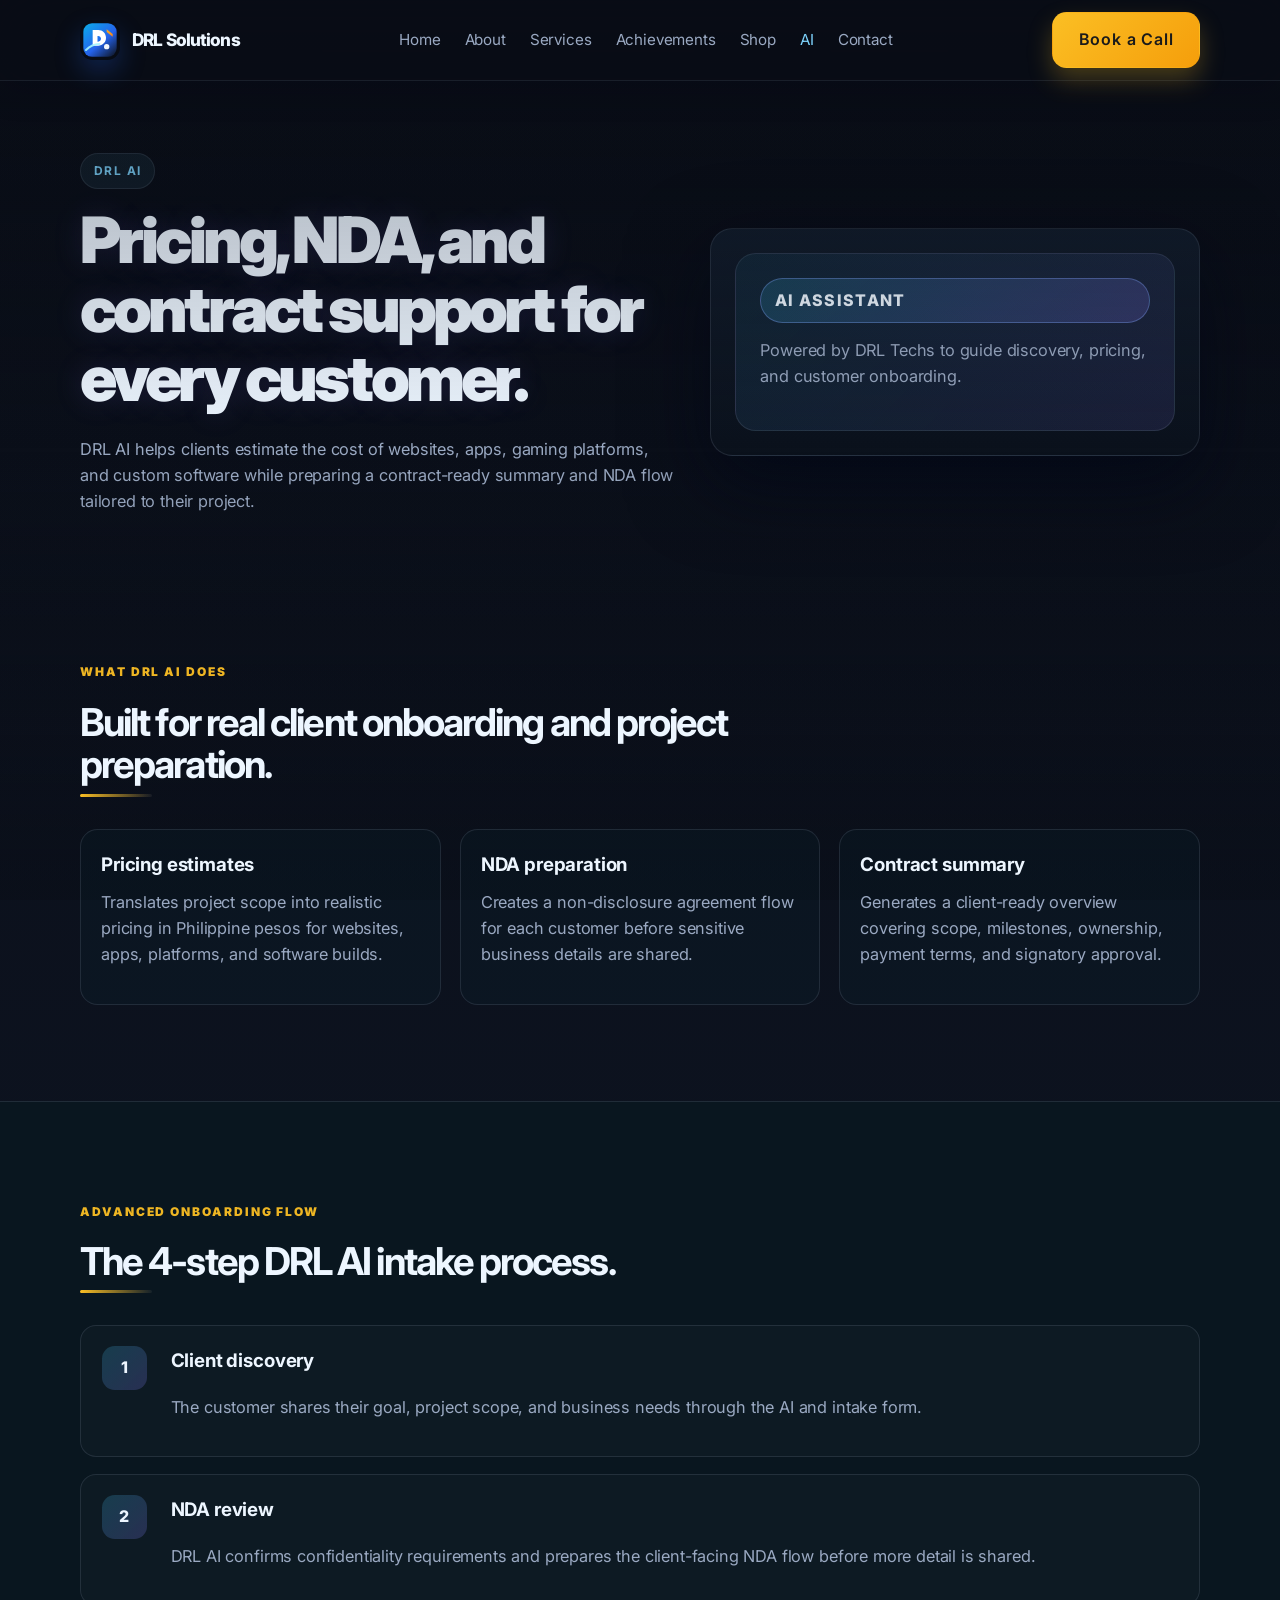
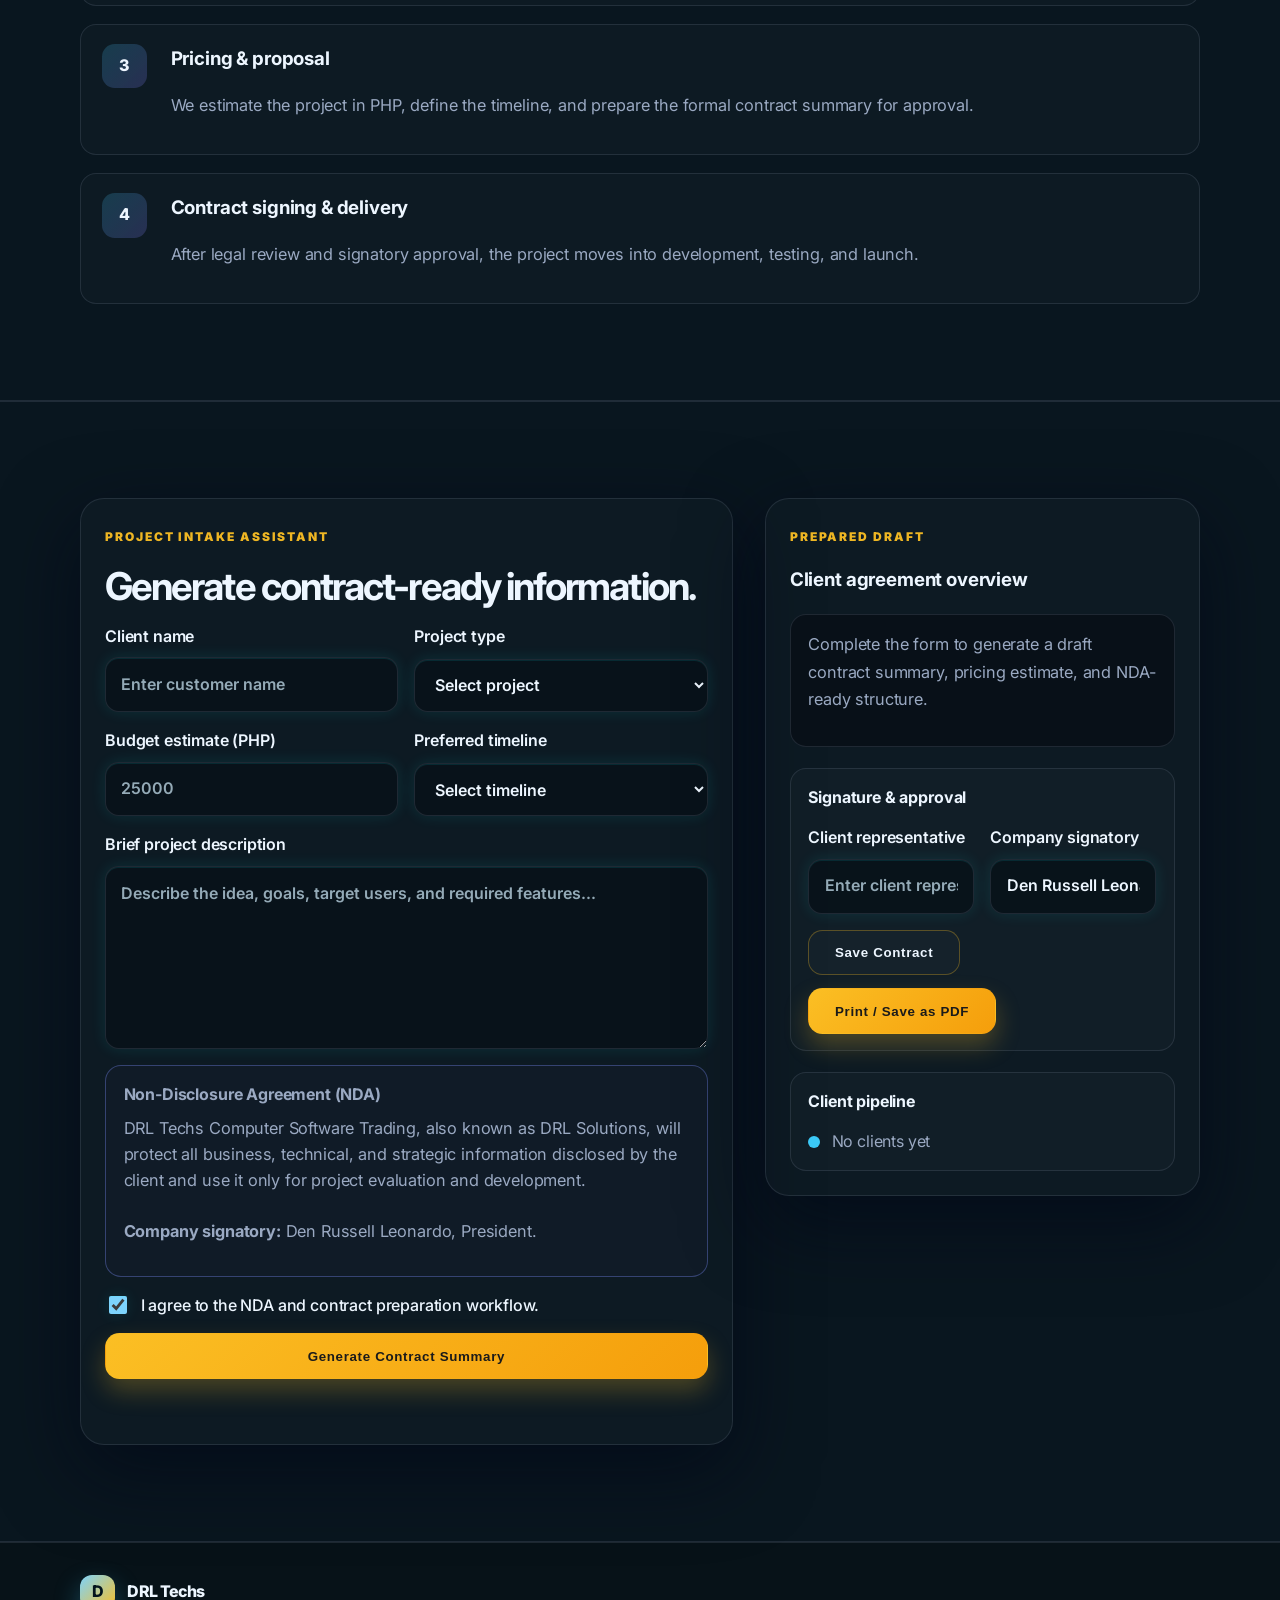
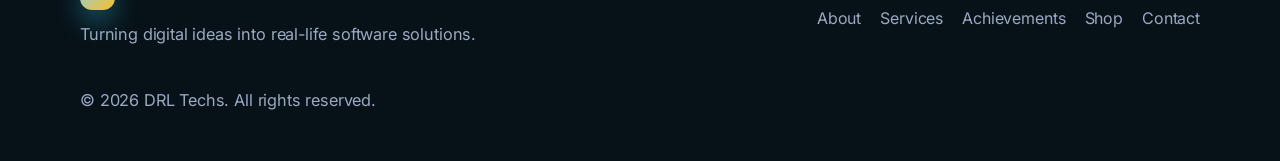
<file: ai.html>
<!DOCTYPE html>
<html lang="en">
  <head>
    <meta charset="UTF-8" />
    <meta name="viewport" content="width=device-width, initial-scale=1.0" />
    <title>DRL AI | Pricing, NDA & Contract Assistant</title>
    <meta
      name="description"
      content="DRL AI helps clients estimate pricing, prepare NDA terms, and generate contract-ready project summaries for digital products and technology services."
    />
    <link rel="preconnect" href="https://fonts.googleapis.com" />
    <link rel="preconnect" href="https://fonts.gstatic.com" crossorigin />
    <link
      href="https://fonts.googleapis.com/css2?family=Inter:wght@400;500;600;700;800;900&display=swap"
      rel="stylesheet"
    />
    <link rel="stylesheet" href="styles.css" />
  </head>
  <body data-page="ai">
    <header class="site-header">
      <div class="container nav-wrap">
        <a href="index.html" class="logo" aria-label="DRL Techs home">
          <img src="assets/logo.svg" alt="DRL Solutions logo" class="brand-logo" />
          <span class="brand-text">DRL Solutions</span>
        </a>

        <nav class="main-nav" aria-label="Main navigation">
          <a href="index.html">Home</a>
          <a href="about.html">About</a>
          <a href="services.html">Services</a>
          <a href="achievements.html">Achievements</a>
          <a href="shop.html">Shop</a>
          <a href="ai.html" class="active-link">AI</a>
          <a href="contact.html">Contact</a>
        </nav>

        <a class="button button-primary" href="contact.html">Book a Call</a>
      </div>
    </header>

    <main>
      <section class="page-hero ai-page-hero">
        <div class="container page-hero-inner">
          <div class="page-hero-copy">
            <span class="page-badge">DRL AI</span>
            <h1>Pricing, NDA, and contract support for every customer.</h1>
            <p>
              DRL AI helps clients estimate the cost of websites, apps, gaming platforms, and custom software while preparing a contract-ready summary and NDA flow tailored to their project.
            </p>
          </div>

          <div class="page-panel">
            <div class="ai-hero-box">
              <span class="ai-badge">AI Assistant</span>
              <p>Powered by DRL Techs to guide discovery, pricing, and customer onboarding.</p>
            </div>
          </div>
        </div>
      </section>

      <section class="section">
        <div class="container">
          <div class="section-heading">
            <span class="eyebrow">What DRL AI does</span>
            <h2>Built for real client onboarding and project preparation.</h2>
          </div>

          <div class="value-grid ai-feature-grid">
            <article class="info-card">
              <h3>Pricing estimates</h3>
              <p>Translates project scope into realistic pricing in Philippine pesos for websites, apps, platforms, and software builds.</p>
            </article>

            <article class="info-card">
              <h3>NDA preparation</h3>
              <p>Creates a non-disclosure agreement flow for each customer before sensitive business details are shared.</p>
            </article>

            <article class="info-card">
              <h3>Contract summary</h3>
              <p>Generates a client-ready overview covering scope, milestones, ownership, payment terms, and signatory approval.</p>
            </article>
          </div>
        </div>
      </section>

      <section class="section alt-bg">
        <div class="container">
          <div class="section-heading">
            <span class="eyebrow">Advanced onboarding flow</span>
            <h2>The 4-step DRL AI intake process.</h2>
          </div>

          <div class="timeline ai-timeline">
            <div class="timeline-item">
              <span class="step">1</span>
              <div>
                <h3>Client discovery</h3>
                <p>The customer shares their goal, project scope, and business needs through the AI and intake form.</p>
              </div>
            </div>

            <div class="timeline-item">
              <span class="step">2</span>
              <div>
                <h3>NDA review</h3>
                <p>DRL AI confirms confidentiality requirements and prepares the client-facing NDA flow before more detail is shared.</p>
              </div>
            </div>

            <div class="timeline-item">
              <span class="step">3</span>
              <div>
                <h3>Pricing & proposal</h3>
                <p>We estimate the project in PHP, define the timeline, and prepare the formal contract summary for approval.</p>
              </div>
            </div>

            <div class="timeline-item">
              <span class="step">4</span>
              <div>
                <h3>Contract signing & delivery</h3>
                <p>After legal review and signatory approval, the project moves into development, testing, and launch.</p>
              </div>
            </div>
          </div>
        </div>
      </section>

      <section class="section alt-bg">
        <div class="container ai-layout">
          <div class="ai-contract-panel">
            <span class="eyebrow">Project intake assistant</span>
            <h2>Generate contract-ready information.</h2>

            <form id="aiContractForm" class="ai-form" novalidate>
              <div class="field-row">
                <label>
                  Client name
                  <input type="text" name="clientName" placeholder="Enter customer name" required />
                </label>
                <label>
                  Project type
                  <select name="projectType" required>
                    <option value="">Select project</option>
                    <option>Website</option>
                    <option>Web application</option>
                    <option>Mobile app</option>
                    <option>Business software</option>
                    <option>Gaming platform</option>
                    <option>Sabong betting platform</option>
                    <option>Custom digital product</option>
                  </select>
                </label>
              </div>

              <div class="field-row">
                <label>
                  Budget estimate (PHP)
                  <input type="number" name="budget" min="10000" step="1000" placeholder="25000" />
                </label>
                <label>
                  Preferred timeline
                  <select name="timeline">
                    <option value="">Select timeline</option>
                    <option>ASAP</option>
                    <option>Within 1 month</option>
                    <option>1-3 months</option>
                    <option>3+ months</option>
                  </select>
                </label>
              </div>

              <label>
                Brief project description
                <textarea name="projectDetails" rows="6" placeholder="Describe the idea, goals, target users, and required features..." required></textarea>
              </label>

              <div class="nda-box">
                <strong>Non-Disclosure Agreement (NDA)</strong>
                <p>DRL Techs Computer Software Trading, also known as DRL Solutions, will protect all business, technical, and strategic information disclosed by the client and use it only for project evaluation and development.</p>
                <p><strong>Company signatory:</strong> Den Russell Leonardo, President.</p>
              </div>

              <label class="nda-checkbox">
                <input type="checkbox" name="ndaAccepted" checked />
                I agree to the NDA and contract preparation workflow.
              </label>

              <button type="submit" class="button button-primary button-full">Generate Contract Summary</button>
              <p id="contractFormStatus" class="form-status" aria-live="polite"></p>
            </form>
          </div>

          <div class="ai-result-panel">
            <span class="eyebrow">Prepared draft</span>
            <h3>Client agreement overview</h3>
            <div id="contractDraftOutput" class="contract-output">
              <p>Complete the form to generate a draft contract summary, pricing estimate, and NDA-ready structure.</p>
            </div>

            <div class="signature-panel">
              <h4>Signature & approval</h4>
              <div class="field-row">
                <label>
                  Client representative
                  <input id="clientSignatureName" type="text" placeholder="Enter client representative" />
                </label>
                <label>
                  Company signatory
                  <input type="text" value="Den Russell Leonardo" readonly />
                </label>
              </div>

              <div class="signature-actions">
                <button type="button" id="saveContractBtn" class="button button-secondary">Save Contract</button>
                <button type="button" id="printContractBtn" class="button button-primary">Print / Save as PDF</button>
              </div>
            </div>

            <div class="dashboard-box">
              <h4>Client pipeline</h4>
              <ul id="clientPipeline" class="pipeline-list">
                <li><span class="pipeline-dot pipeline-inquiry"></span> No clients yet</li>
              </ul>
            </div>
          </div>
        </div>
      </section>
    </main>

    <footer class="site-footer">
      <div class="container footer-wrap">
        <div>
          <a href="index.html" class="logo footer-logo">
            <span class="logo-mark">D</span>
            <span>DRL Techs</span>
          </a>
          <p>Turning digital ideas into real-life software solutions.</p>
        </div>

        <div class="footer-links">
          <a href="about.html">About</a>
          <a href="services.html">Services</a>
          <a href="achievements.html">Achievements</a>
          <a href="shop.html">Shop</a>
          <a href="contact.html">Contact</a>
        </div>

        <p class="copyright">© <span id="year"></span> DRL Techs. All rights reserved.</p>
      </div>
    </footer>

    <script src="script.js"></script>
  </body>
</html>
</file>
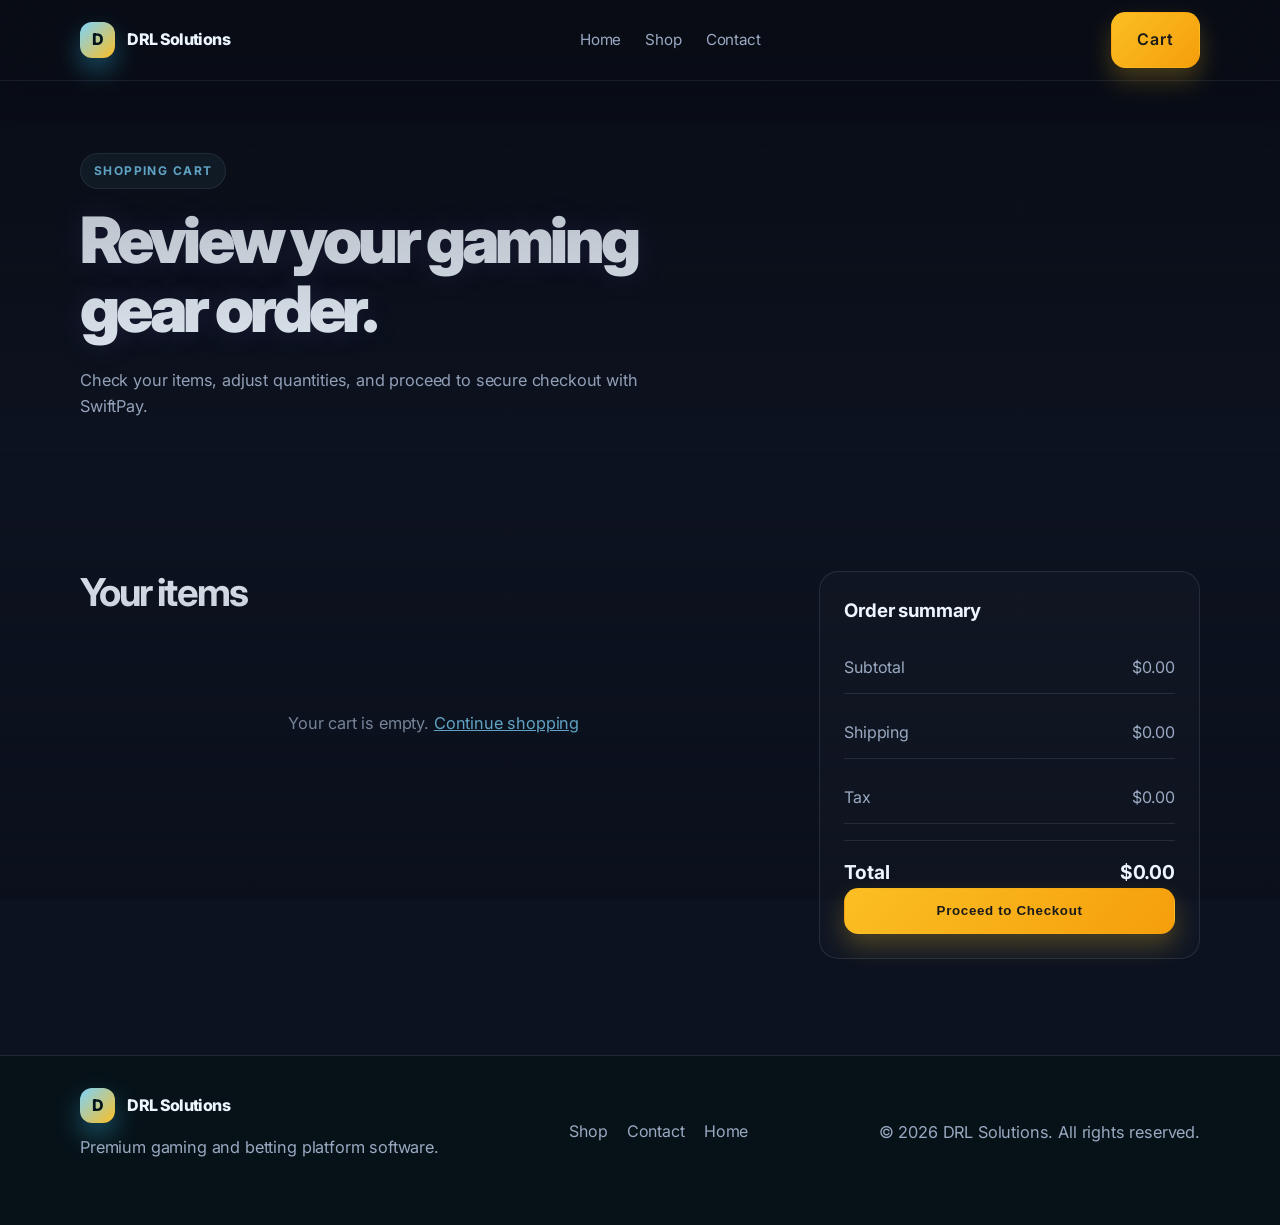
<file: cart.html>
<!DOCTYPE html>
<html lang="en">
  <head>
    <meta charset="UTF-8" />
    <meta name="viewport" content="width=device-width, initial-scale=1.0" />
    <title>Shopping Cart | DRL Solutions</title>
    <link rel="preconnect" href="https://fonts.googleapis.com" />
    <link rel="preconnect" href="https://fonts.gstatic.com" crossorigin />
    <link
      href="https://fonts.googleapis.com/css2?family=Inter:wght@400;500;600;700;800;900&display=swap"
      rel="stylesheet"
    />
    <link rel="stylesheet" href="styles.css" />
  </head>
  <body>
    <header class="site-header">
      <div class="container nav-wrap">
        <a href="index.html" class="logo" aria-label="DRL Solutions home">
          <span class="logo-mark">D</span>
          <span>DRL Solutions</span>
        </a>

        <nav class="main-nav" aria-label="Main navigation">
          <a href="index.html">Home</a>
          <a href="shop.html">Shop</a>
          <a href="contact.html">Contact</a>
        </nav>

        <a class="button button-primary" href="cart.html">Cart</a>
      </div>
    </header>

    <main>
      <section class="page-hero">
        <div class="container page-hero-inner">
          <div class="page-hero-copy">
            <span class="page-badge">Shopping cart</span>
            <h1>Review your gaming gear order.</h1>
            <p>Check your items, adjust quantities, and proceed to secure checkout with SwiftPay.</p>
          </div>
        </div>
      </section>

      <section class="section">
        <div class="container">
          <div class="cart-layout">
            <div class="cart-items-section">
              <h2>Your items</h2>
              <div id="cartItems" class="cart-items-list">
                <!-- Cart items will be populated here -->
              </div>
              <p id="emptyCart" class="empty-message" style="display: none;">
                Your cart is empty. <a href="shop.html">Continue shopping</a>
              </p>
            </div>

            <div class="cart-summary">
              <div class="summary-box">
                <h3>Order summary</h3>
                <div class="summary-row">
                  <span>Subtotal</span>
                  <span id="subtotal">$0.00</span>
                </div>
                <div class="summary-row">
                  <span>Shipping</span>
                  <span id="shipping">$0.00</span>
                </div>
                <div class="summary-row">
                  <span>Tax</span>
                  <span id="tax">$0.00</span>
                </div>
                <div class="summary-total">
                  <span>Total</span>
                  <span id="total">$0.00</span>
                </div>
                <button class="button button-primary button-full" onclick="proceedToCheckout()">Proceed to Checkout</button>
              </div>
            </div>
          </div>
        </div>
      </section>
    </main>

    <footer class="site-footer">
      <div class="container footer-wrap">
        <div>
          <a href="index.html" class="logo footer-logo">
            <span class="logo-mark">D</span>
            <span>DRL Solutions</span>
          </a>
          <p>Premium gaming and betting platform software.</p>
        </div>

        <div class="footer-links">
          <a href="shop.html">Shop</a>
          <a href="contact.html">Contact</a>
          <a href="index.html">Home</a>
        </div>

        <p class="copyright">© <span id="year"></span> DRL Solutions. All rights reserved.</p>
      </div>
    </footer>

    <script src="script.js"></script>
    <script src="cart.js"></script>
  </body>
</html>
</file>
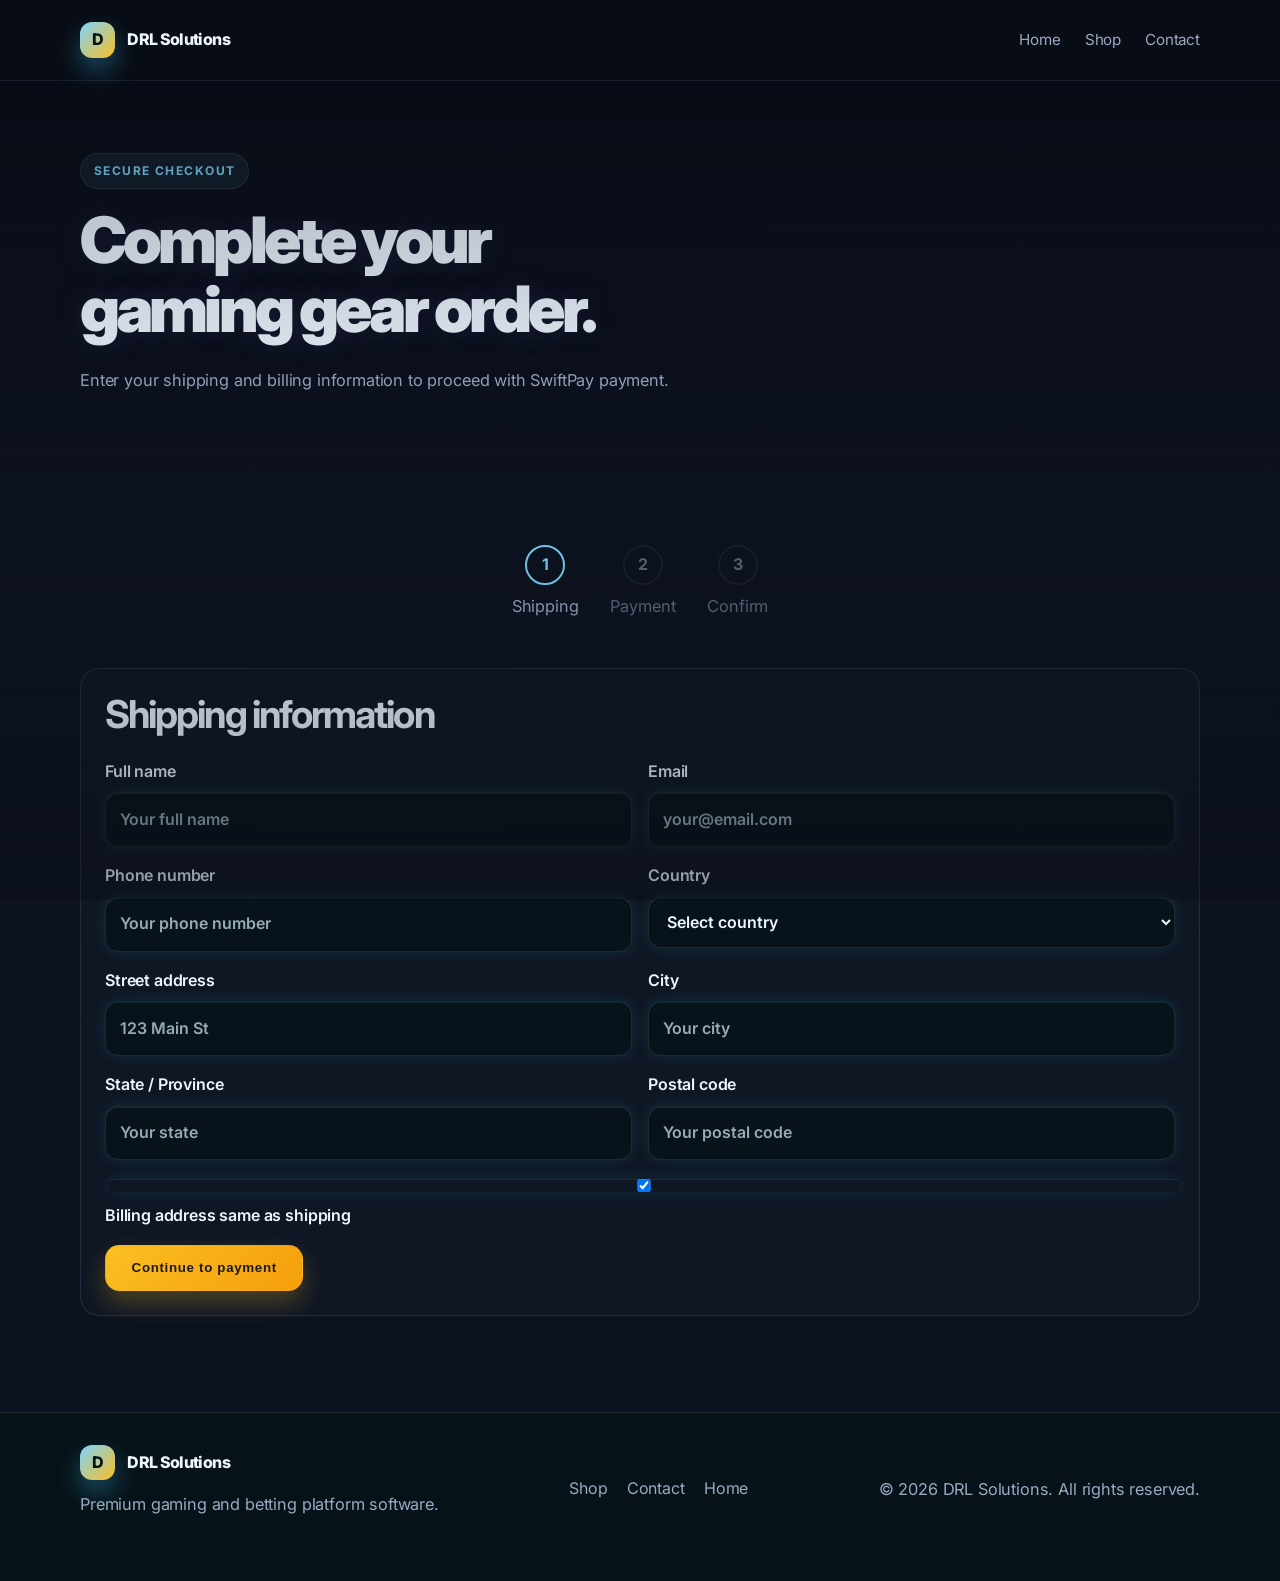
<file: checkout.html>
<!DOCTYPE html>
<html lang="en">
  <head>
    <meta charset="UTF-8" />
    <meta name="viewport" content="width=device-width, initial-scale=1.0" />
    <title>Checkout | DRL Solutions</title>
    <link rel="preconnect" href="https://fonts.googleapis.com" />
    <link rel="preconnect" href="https://fonts.gstatic.com" crossorigin />
    <link
      href="https://fonts.googleapis.com/css2?family=Inter:wght@400;500;600;700;800;900&display=swap"
      rel="stylesheet"
    />
    <link rel="stylesheet" href="styles.css" />
  </head>
  <body>
    <header class="site-header">
      <div class="container nav-wrap">
        <a href="index.html" class="logo" aria-label="DRL Solutions home">
          <span class="logo-mark">D</span>
          <span>DRL Solutions</span>
        </a>

        <nav class="main-nav" aria-label="Main navigation">
          <a href="index.html">Home</a>
          <a href="shop.html">Shop</a>
          <a href="contact.html">Contact</a>
        </nav>
      </div>
    </header>

    <main>
      <section class="page-hero">
        <div class="container page-hero-inner">
          <div class="page-hero-copy">
            <span class="page-badge">Secure checkout</span>
            <h1>Complete your gaming gear order.</h1>
            <p>Enter your shipping and billing information to proceed with SwiftPay payment.</p>
          </div>
        </div>
      </section>

      <section class="section">
        <div class="container">
          <div class="checkout-progress">
            <div class="progress-step active" id="step1">
              <span>1</span>
              <p>Shipping</p>
            </div>
            <div class="progress-step" id="step2">
              <span>2</span>
              <p>Payment</p>
            </div>
            <div class="progress-step" id="step3">
              <span>3</span>
              <p>Confirm</p>
            </div>
          </div>

          <div class="checkout-form-section">
            <form id="checkoutForm" class="checkout-form" novalidate>
              <div id="shippingSection" class="form-section active">
                <h2>Shipping information</h2>

                <div class="field-grid">
                  <label>
                    Full name
                    <input type="text" name="fullName" placeholder="Your full name" required />
                  </label>
                  <label>
                    Email
                    <input type="email" name="email" placeholder="your@email.com" required />
                  </label>
                </div>

                <div class="field-grid">
                  <label>
                    Phone number
                    <input type="tel" name="phone" placeholder="Your phone number" required />
                  </label>
                  <label>
                    Country
                    <select name="country" required>
                      <option value="">Select country</option>
                      <option>Philippines</option>
                      <option>United States</option>
                      <option>Canada</option>
                      <option>United Kingdom</option>
                      <option>Australia</option>
                    </select>
                  </label>
                </div>

                <div class="field-grid">
                  <label>
                    Street address
                    <input type="text" name="address" placeholder="123 Main St" required />
                  </label>
                  <label>
                    City
                    <input type="text" name="city" placeholder="Your city" required />
                  </label>
                </div>

                <div class="field-grid">
                  <label>
                    State / Province
                    <input type="text" name="state" placeholder="Your state" />
                  </label>
                  <label>
                    Postal code
                    <input type="text" name="postal" placeholder="Your postal code" required />
                  </label>
                </div>

                <label>
                  <input type="checkbox" name="billingSame" checked /> Billing address same as shipping
                </label>

                <button type="button" class="button button-primary" onclick="proceedToPayment()">
                  Continue to payment
                </button>
              </div>

              <div id="paymentSection" class="form-section" style="display: none;">
                <h2>Payment method</h2>
                <p style="margin-bottom: 1.5rem; color: var(--muted);">
                  Choose how you'd like to pay. We accept all major cards and payment methods via SwiftPay.
                </p>

                <div class="payment-methods">
                  <label class="payment-option">
                    <input type="radio" name="paymentMethod" value="swiftpay-card" checked />
                    <span class="method-label">
                      <strong>Credit / Debit Card</strong>
                      <small>Visa, Mastercard, AmEx</small>
                    </span>
                  </label>
                  <label class="payment-option">
                    <input type="radio" name="paymentMethod" value="swiftpay-wallet" />
                    <span class="method-label">
                      <strong>SwiftPay Wallet</strong>
                      <small>Fast & secure digital wallet</small>
                    </span>
                  </label>
                  <label class="payment-option">
                    <input type="radio" name="paymentMethod" value="swiftpay-bancnet" />
                    <span class="method-label">
                      <strong>Local Bank Transfer (PH)</strong>
                      <small>BancNet, InstaPay, PesoNet</small>
                    </span>
                  </label>
                </div>

                <div class="button-group">
                  <button type="button" class="button button-secondary" onclick="goBackToShipping()">
                    Back to shipping
                  </button>
                  <button type="button" class="button button-primary" onclick="proceedToConfirm()">
                    Review and confirm
                  </button>
                </div>
              </div>

              <div id="confirmSection" class="form-section" style="display: none;">
                <h2>Review your order</h2>

                <div class="order-review">
                  <div class="review-block">
                    <h3>Shipping to</h3>
                    <p id="reviewShipping"></p>
                  </div>

                  <div class="review-block">
                    <h3>Payment method</h3>
                    <p id="reviewPayment"></p>
                  </div>

                  <div class="review-block">
                    <h3>Order total</h3>
                    <p id="reviewTotal" style="font-size: 1.4rem; font-weight: 700; color: var(--primary);"></p>
                  </div>
                </div>

                <div class="checkout-notice" style="margin: 1.5rem 0;">
                  <p>
                    By clicking "Complete Payment", you agree to our terms and authorize SwiftPay to process the payment on your behalf.
                  </p>
                </div>

                <div class="button-group">
                  <button type="button" class="button button-secondary" onclick="goBackToPayment()">
                    Back to payment
                  </button>
                  <button type="button" class="button button-primary" onclick="completePayment()">
                    Complete payment with SwiftPay
                  </button>
                </div>
              </div>
            </form>
          </div>
        </div>
      </section>
    </main>

    <footer class="site-footer">
      <div class="container footer-wrap">
        <div>
          <a href="index.html" class="logo footer-logo">
            <span class="logo-mark">D</span>
            <span>DRL Solutions</span>
          </a>
          <p>Premium gaming and betting platform software.</p>
        </div>

        <div class="footer-links">
          <a href="shop.html">Shop</a>
          <a href="contact.html">Contact</a>
          <a href="index.html">Home</a>
        </div>

        <p class="copyright">© <span id="year"></span> DRL Solutions. All rights reserved.</p>
      </div>
    </footer>

    <script src="script.js"></script>
    <script src="checkout.js"></script>
  </body>
</html>
</file>
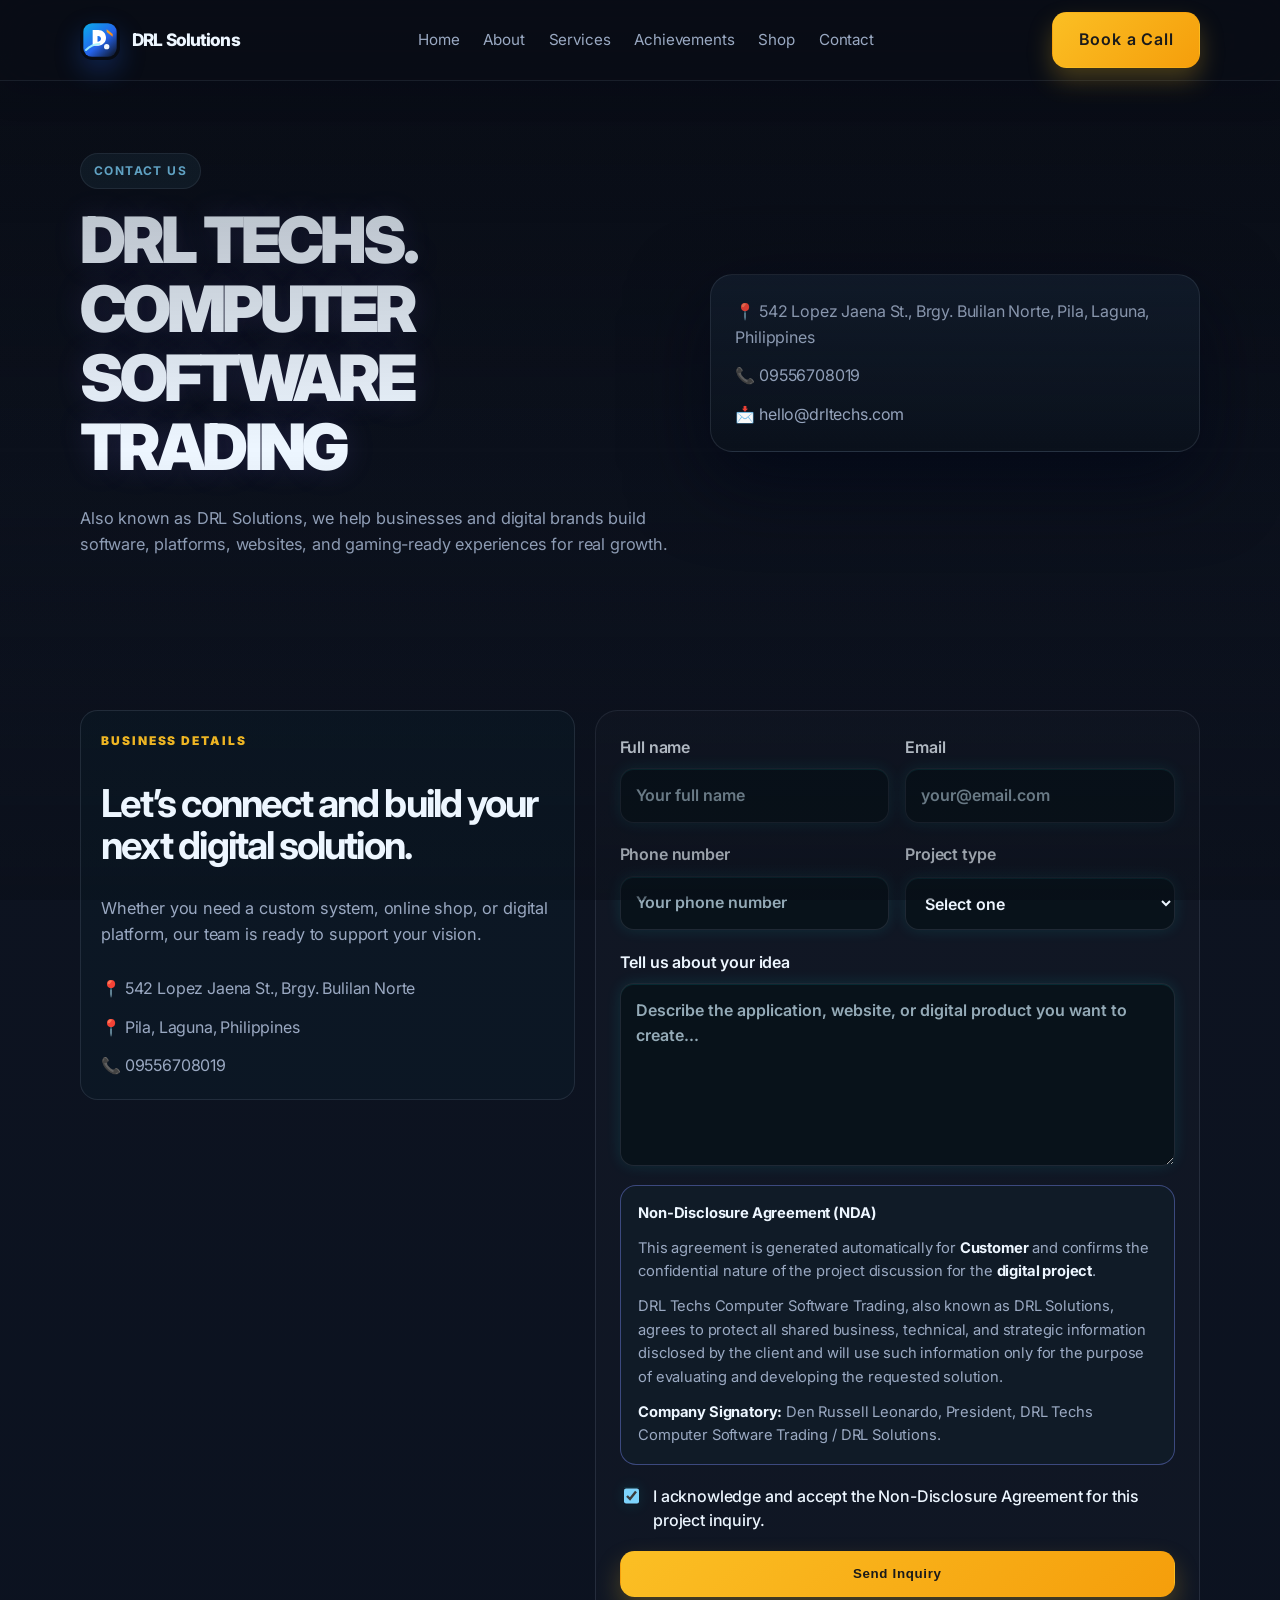
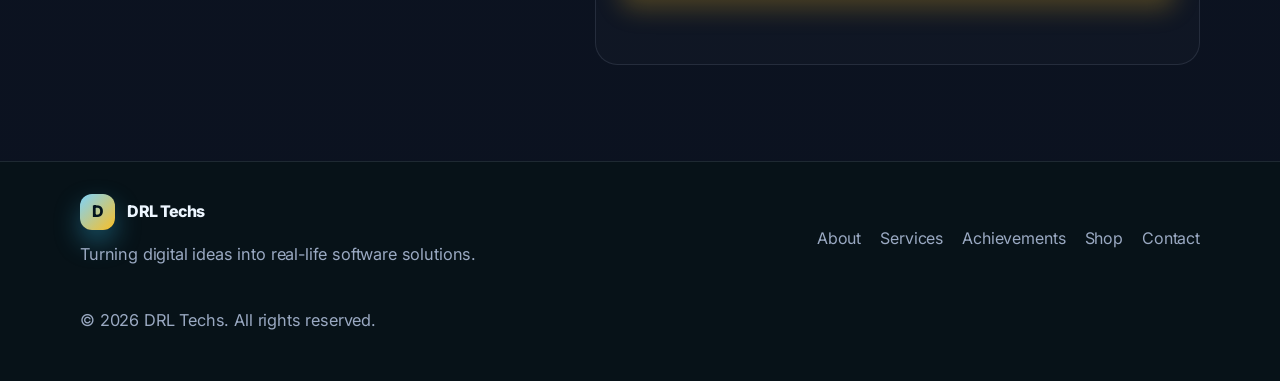
<file: contact.html>
<!DOCTYPE html>
<html lang="en">
  <head>
    <meta charset="UTF-8" />
    <meta name="viewport" content="width=device-width, initial-scale=1.0" />
    <title>Contact | DRL Techs</title>
    <meta
      name="description"
      content="Contact DRL Techs Computer Software Trading in Pila, Laguna for custom software, gaming platforms, and website development services."
    />
    <link rel="preconnect" href="https://fonts.googleapis.com" />
    <link rel="preconnect" href="https://fonts.gstatic.com" crossorigin />
    <link
      href="https://fonts.googleapis.com/css2?family=Inter:wght@400;500;600;700;800;900&display=swap"
      rel="stylesheet"
    />
    <link rel="stylesheet" href="styles.css" />
  </head>
  <body>
    <header class="site-header">
      <div class="container nav-wrap">
        <a href="index.html" class="logo" aria-label="DRL Techs home">
          <img src="assets/logo.svg" alt="DRL Solutions logo" class="brand-logo" />
          <span class="brand-text">DRL Solutions</span>
        </a>

        <nav class="main-nav" aria-label="Main navigation">
          <a href="index.html">Home</a>
          <a href="about.html">About</a>
          <a href="services.html">Services</a>
          <a href="achievements.html">Achievements</a>
          <a href="shop.html">Shop</a>
          <a href="contact.html">Contact</a>
        </nav>

        <a class="button button-primary" href="contact.html">Book a Call</a>
      </div>
    </header>

    <main>
      <section class="page-hero">
        <div class="container page-hero-inner">
          <div class="page-hero-copy">
            <span class="page-badge">Contact us</span>
            <h1>DRL TECHS. COMPUTER SOFTWARE TRADING</h1>
            <p>
              Also known as DRL Solutions, we help businesses and digital brands build software, platforms, websites, and gaming-ready experiences for real growth.
            </p>
          </div>

          <div class="page-panel">
            <ul class="contact-list">
              <li>📍 542 Lopez Jaena St., Brgy. Bulilan Norte, Pila, Laguna, Philippines</li>
              <li>📞 <a href="tel:+639556708019">09556708019</a></li>
              <li>📩 <a href="mailto:hello@drltechs.com">hello@drltechs.com</a></li>
            </ul>
          </div>
        </div>
      </section>

      <section class="section">
        <div class="container contact-layout">
          <div class="contact-card">
            <span class="eyebrow">Business details</span>
            <h2>Let’s connect and build your next digital solution.</h2>
            <p>
              Whether you need a custom system, online shop, or digital platform, our team is ready to support your vision.
            </p>
            <ul class="contact-list">
              <li>📍 542 Lopez Jaena St., Brgy. Bulilan Norte</li>
              <li>📍 Pila, Laguna, Philippines</li>
              <li>📞 <a href="tel:+639556708019">09556708019</a></li>
            </ul>
          </div>

          <form id="contactForm" class="contact-form page-form" novalidate>
            <div class="field-grid">
              <label>
                Full name
                <input type="text" name="name" placeholder="Your full name" required />
              </label>
              <label>
                Email
                <input type="email" name="email" placeholder="your@email.com" required />
              </label>
            </div>

            <div class="field-grid">
              <label>
                Phone number
                <input type="tel" name="phone" placeholder="Your phone number" />
              </label>
              <label>
                Project type
                <select name="projectType" required>
                  <option value="">Select one</option>
                  <option>Website</option>
                  <option>Software</option>
                  <option>Gaming platform</option>
                  <option>Shop</option>
                  <option>Custom project</option>
                </select>
              </label>
            </div>

            <label>
              Tell us about your idea
              <textarea
                name="details"
                rows="6"
                placeholder="Describe the application, website, or digital product you want to create..."
                required
              ></textarea>
            </label>

            <div id="ndaPreview" class="nda-panel" aria-live="polite"></div>

            <label class="nda-checkbox">
              <input type="checkbox" name="ndaAccepted" id="ndaAgreement" checked />
              I acknowledge and accept the Non-Disclosure Agreement for this project inquiry.
            </label>

            <button type="submit" class="button button-primary button-full">Send Inquiry</button>
            <p id="formStatus" class="form-status" aria-live="polite"></p>
          </form>
        </div>
      </section>
    </main>

    <footer class="site-footer">
      <div class="container footer-wrap">
        <div>
          <a href="index.html" class="logo footer-logo">
            <span class="logo-mark">D</span>
            <span>DRL Techs</span>
          </a>
          <p>Turning digital ideas into real-life software solutions.</p>
        </div>

        <div class="footer-links">
          <a href="about.html">About</a>
          <a href="services.html">Services</a>
          <a href="achievements.html">Achievements</a>
          <a href="shop.html">Shop</a>
          <a href="contact.html">Contact</a>
        </div>

        <p class="copyright">© <span id="year"></span> DRL Techs. All rights reserved.</p>
      </div>
    </footer>

    <script src="script.js"></script>
  </body>
</html>
</file>
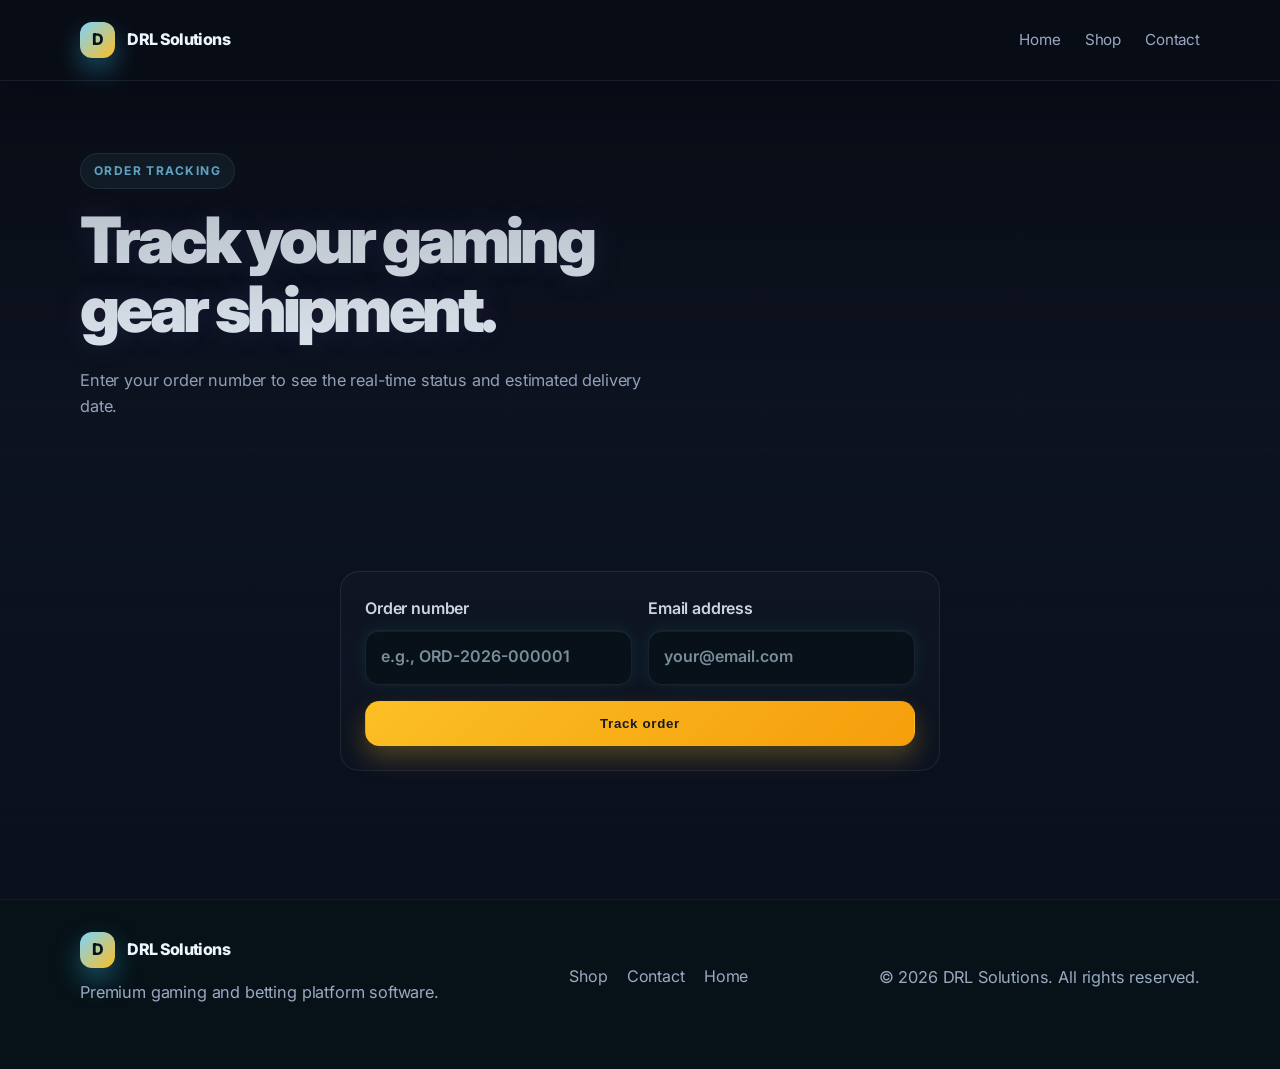
<file: order-tracking.html>
<!DOCTYPE html>
<html lang="en">
  <head>
    <meta charset="UTF-8" />
    <meta name="viewport" content="width=device-width, initial-scale=1.0" />
    <title>Track your order | DRL Solutions</title>
    <link rel="preconnect" href="https://fonts.googleapis.com" />
    <link rel="preconnect" href="https://fonts.gstatic.com" crossorigin />
    <link
      href="https://fonts.googleapis.com/css2?family=Inter:wght@400;500;600;700;800;900&display=swap"
      rel="stylesheet"
    />
    <link rel="stylesheet" href="styles.css" />
  </head>
  <body>
    <header class="site-header">
      <div class="container nav-wrap">
        <a href="index.html" class="logo" aria-label="DRL Solutions home">
          <span class="logo-mark">D</span>
          <span>DRL Solutions</span>
        </a>

        <nav class="main-nav" aria-label="Main navigation">
          <a href="index.html">Home</a>
          <a href="shop.html">Shop</a>
          <a href="contact.html">Contact</a>
        </nav>
      </div>
    </header>

    <main>
      <section class="page-hero">
        <div class="container page-hero-inner">
          <div class="page-hero-copy">
            <span class="page-badge">Order tracking</span>
            <h1>Track your gaming gear shipment.</h1>
            <p>Enter your order number to see the real-time status and estimated delivery date.</p>
          </div>
        </div>
      </section>

      <section class="section">
        <div class="container">
          <div class="tracking-search">
            <form id="trackingForm" class="search-form" onsubmit="searchOrder(event)">
              <div class="field-grid">
                <label>
                  Order number
                  <input 
                    type="text" 
                    id="orderNumberInput" 
                    name="orderNumber" 
                    placeholder="e.g., ORD-2026-000001" 
                    required 
                  />
                </label>
                <label>
                  Email address
                  <input 
                    type="email" 
                    id="emailInput" 
                    name="email" 
                    placeholder="your@email.com" 
                    required 
                  />
                </label>
              </div>
              <button type="submit" class="button button-primary">Track order</button>
            </form>
          </div>

          <div id="trackingResult" style="display: none;">
            <div class="tracking-card">
              <div class="tracking-header">
                <h2 id="trackingOrderNumber"></h2>
                <span id="trackingStatus" class="status-badge"></span>
              </div>

              <div class="tracking-timeline">
                <div class="timeline-item">
                  <div class="timeline-marker completed">
                    <span>✓</span>
                  </div>
                  <div class="timeline-content">
                    <h4>Order received</h4>
                    <p id="dateReceived"></p>
                  </div>
                </div>

                <div class="timeline-item">
                  <div class="timeline-marker" id="marker2">
                    <span>2</span>
                  </div>
                  <div class="timeline-content">
                    <h4>Payment confirmed</h4>
                    <p id="datePayment"></p>
                  </div>
                </div>

                <div class="timeline-item">
                  <div class="timeline-marker" id="marker3">
                    <span>3</span>
                  </div>
                  <div class="timeline-content">
                    <h4>Preparing shipment</h4>
                    <p id="dateShipping" class="muted">Estimated 2-3 business days</p>
                  </div>
                </div>

                <div class="timeline-item">
                  <div class="timeline-marker" id="marker4">
                    <span>4</span>
                  </div>
                  <div class="timeline-content">
                    <h4>Out for delivery</h4>
                    <p id="dateDelivery" class="muted">Tracking number to be provided</p>
                  </div>
                </div>

                <div class="timeline-item">
                  <div class="timeline-marker" id="marker5">
                    <span>5</span>
                  </div>
                  <div class="timeline-content">
                    <h4>Delivered</h4>
                    <p id="dateDelivered" class="muted">Expected by <span id="estimatedDelivery"></span></p>
                  </div>
                </div>
              </div>

              <div class="tracking-details">
                <div class="detail-box">
                  <h3>Shipping address</h3>
                  <p id="shippingAddress"></p>
                </div>

                <div class="detail-box">
                  <h3>Shipping method</h3>
                  <p id="shippingMethod"></p>
                </div>

                <div class="detail-box">
                  <h3>Items in this order</h3>
                  <div id="trackingItems" class="items-list"></div>
                </div>
              </div>

              <div class="tracking-actions">
                <button type="button" class="button button-secondary" onclick="startNewSearch()">
                  Search another order
                </button>
                <a href="shop.html" class="button button-secondary">Continue shopping</a>
              </div>
            </div>
          </div>

          <div id="trackingError" class="error-message" style="display: none;">
            <p>Order not found. Please check your order number and email address and try again.</p>
            <button type="button" class="button button-secondary" onclick="resetTracking()">
              Try again
            </button>
          </div>
        </div>
      </section>
    </main>

    <footer class="site-footer">
      <div class="container footer-wrap">
        <div>
          <a href="index.html" class="logo footer-logo">
            <span class="logo-mark">D</span>
            <span>DRL Solutions</span>
          </a>
          <p>Premium gaming and betting platform software.</p>
        </div>

        <div class="footer-links">
          <a href="shop.html">Shop</a>
          <a href="contact.html">Contact</a>
          <a href="index.html">Home</a>
        </div>

        <p class="copyright">© <span id="year"></span> DRL Solutions. All rights reserved.</p>
      </div>
    </footer>

    <script src="script.js"></script>
    <script src="order-tracking.js"></script>
  </body>
</html>
</file>
<file: styles.css>
:root {
  --bg: #0a0e1a;
  --bg-soft: #111827;
  --panel: rgba(13, 19, 31, 0.95);
  --panel-strong: #111b2a;
  --card: #101a2b;
  --card-alt: #18263e;
  --primary: #7dd3fc;
  --primary-dark: #38bdf8;
  --accent: #fbbf24;
  --accent-2: #f97316;
  --accent-3: #f97316;
  --text: #edf6ff;
  --muted: #9aa9c2;
  --line: rgba(148, 163, 184, 0.16);
  --success: #34d399;
  --gold: #fbbf24;
  --danger: #fb7185;
  --cyber-purple: #8b5cf6;
  --cyber-blue: #38bdf8;
  --neon-pink: #c084fc;
  --shadow: 0 26px 80px rgba(2, 6, 23, 0.62);
  --glow: 0 0 20px rgba(56, 189, 248, 0.12);
  --glow-pink: 0 0 16px rgba(168, 85, 247, 0.1);
  --glow-purple: 0 0 14px rgba(139, 92, 246, 0.08);
}

* {
  box-sizing: border-box;
}

html {
  scroll-behavior: auto;
}

body {
  margin: 0;
  font-family: "Inter", sans-serif;
  background: linear-gradient(180deg, #090d16 0%, #0d1320 38%, #0b1220 100%);
  color: var(--text);
  line-height: 1.6;
  letter-spacing: -0.01em;
}

body::before {
  content: "";
  position: fixed;
  inset: 0;
  background: linear-gradient(180deg, rgba(9, 13, 22, 0.4) 0%, transparent 50%, rgba(9, 13, 22, 0.4) 100%);
  pointer-events: none;
}

body::after {
  content: "";
  position: fixed;
  inset: 0;
  display: none;
  pointer-events: none;
}

a {
  color: inherit;
  text-decoration: none;
}

img {
  max-width: 100%;
}

.container {
  width: min(1120px, calc(100% - 2rem));
  margin: 0 auto;
}

.section {
  padding: 6rem 0;
}

.alt-bg {
  background: rgba(9, 23, 32, 0.9);
  border-top: 1px solid var(--line);
  border-bottom: 1px solid var(--line);
}

.eyebrow {
  display: inline-block;
  font-size: 0.75rem;
  letter-spacing: 0.16em;
  text-transform: uppercase;
  color: #fbbf24;
  font-weight: 900;
  margin-bottom: 1.2rem;
  opacity: 0.95;
}

h1, h2, h3, p {
  margin-top: 0;
}

h1 {
  font-size: clamp(2.8rem, 5vw, 4.2rem);
  line-height: 1.08;
  letter-spacing: -0.06em;
  margin-bottom: 1.5rem;
  color: var(--text);
  font-weight: 900;
}

h2 {
  font-size: clamp(2rem, 3vw, 3rem);
  line-height: 1.1;
  letter-spacing: -0.05em;
  margin-bottom: 1rem;
}

p {
  color: var(--muted);
  font-size: 1.02rem;
}

.site-header {
  position: sticky;
  top: 0;
  z-index: 50;
  backdrop-filter: blur(26px);
  background: rgba(9, 13, 22, 0.78);
  border-bottom: 1px solid rgba(148, 163, 184, 0.12);
  box-shadow: 0 12px 30px rgba(2, 6, 23, 0.18);
  transition: all 0.4s ease;
}

.site-header:hover {
  background: rgba(9, 13, 22, 0.9);
}

.nav-wrap {
  display: flex;
  align-items: center;
  justify-content: space-between;
  min-height: 80px;
  gap: 1.5rem;
}

.logo {
  display: inline-flex;
  align-items: center;
  gap: 0.75rem;
  font-weight: 800;
  letter-spacing: -0.04em;
}

.brand-logo {
  width: 2.5rem;
  height: 2.5rem;
  display: block;
  border-radius: 0.8rem;
  box-shadow: 0 12px 26px rgba(37, 99, 235, 0.25);
}

.brand-text {
  font-size: 1.08rem;
  letter-spacing: -0.05em;
}

.logo-mark {
  display: inline-flex;
  align-items: center;
  justify-content: center;
  width: 2.2rem;
  height: 2.2rem;
  border-radius: 0.75rem;
  background: linear-gradient(135deg, var(--primary), var(--accent));
  color: #03141d;
  box-shadow: 0 12px 26px rgba(58, 199, 243, 0.35);
}

.main-nav {
  display: flex;
  align-items: center;
  gap: 1.5rem;
  color: var(--muted);
  font-size: 0.95rem;
}

.main-nav a {
  transition: color 0.2s ease;
}

.main-nav a:hover,
.main-nav a:focus-visible {
  color: var(--text);
}

.button {
  display: inline-flex;
  align-items: center;
  justify-content: center;
  border: 1px solid transparent;
  border-radius: 0.9rem;
  padding: 0.9rem 1.6rem;
  font-weight: 700;
  transition: transform 0.3s cubic-bezier(0.23, 1, 0.320, 1), box-shadow 0.3s cubic-bezier(0.23, 1, 0.320, 1), border-color 0.3s ease, filter 0.3s ease;
  cursor: pointer;
  position: relative;
  overflow: hidden;
  letter-spacing: 0.05em;
}

.button::before {
  content: "";
  position: absolute;
  inset: 0;
  background: linear-gradient(120deg, transparent 0%, rgba(255,255,255,0.3) 48%, transparent 100%);
  transform: translateX(-130%);
  transition: transform 0.7s cubic-bezier(0.23, 1, 0.320, 1);
}

.button:hover::before,
.button:focus-visible::before {
  transform: translateX(130%);
}

.button:hover,
.button:focus-visible {
  transform: translateY(-3px) scale(1.01);
  filter: brightness(1.15);
}

.button-primary {
  background: linear-gradient(135deg, #fbbf24 0%, #f59e0b 100%);
  color: #1a1a1a;
  box-shadow: 0 12px 24px rgba(251, 191, 36, 0.25);
  font-weight: 600;
}

.button-primary:hover {
  box-shadow: 0 18px 36px rgba(251, 191, 36, 0.35), inset 0 1px 0 rgba(255,255,255,0.2);
  transform: translateY(-2px);
}

.button-primary:active {
  transform: translateY(0);
}

.button-secondary {
  background: rgba(255, 255, 255, 0.02);
  border-color: rgba(251, 191, 36, 0.3);
  color: var(--text);
  box-shadow: none;
}

.button-secondary:hover {
  background: rgba(251, 191, 36, 0.05);
  border-color: #fbbf24;
  box-shadow: 0 0 16px rgba(251, 191, 36, 0.15);
}

.button-full {
  width: 100%;
}

.hero {
  padding: 6.5rem 0 5rem;
  position: relative;
}

.hero::before {
  content: "";
  position: absolute;
  inset: 0;
  background:
    radial-gradient(circle at 8% 30%, rgba(0, 212, 255, 0.08), transparent 22%),
    radial-gradient(circle at 92% 70%, rgba(124, 58, 237, 0.06), transparent 28%);
  pointer-events: none;
}

.hero-grid {
  display: grid;
  grid-template-columns: 1.1fr 0.9fr;
  align-items: center;
  gap: 3rem;
}

.hero-copy h1,
.page-hero-copy h1 {
  text-shadow: 0 0 30px rgba(143, 124, 255, 0.15);
}

.hero-copy p {
  max-width: 42rem;
  font-size: 1.05rem;
  line-height: 1.75;
  color: var(--muted);
}

.hero-actions {
  display: flex;
  flex-wrap: wrap;
  gap: 1rem;
  margin: 2rem 0 1.5rem;
}

.hero-trust {
  display: flex;
  flex-wrap: wrap;
  gap: 1.3rem;
  list-style: none;
  padding: 0;
  margin: 0;
  color: var(--muted);
}

.hero-trust li {
  position: relative;
  padding-left: 1.1rem;
}

.hero-trust li::before {
  content: "";
  position: absolute;
  left: 0;
  top: 0.7rem;
  width: 0.5rem;
  height: 0.5rem;
  border-radius: 50%;
  background: var(--success);
}

.page-hero {
  padding: 4.5rem 0 2.5rem;
}

.page-hero-inner {
  display: grid;
  grid-template-columns: 1.1fr 0.9fr;
  gap: 2rem;
  align-items: center;
}

.page-hero-copy p {
  max-width: 38rem;
}

.page-badge {
  display: inline-block;
  padding: 0.45rem 0.8rem;
  border: 1px solid var(--line);
  border-radius: 999px;
  background: rgba(110, 231, 255, 0.08);
  color: var(--primary);
  font-size: 0.75rem;
  letter-spacing: 0.12em;
  text-transform: uppercase;
  font-weight: 700;
  margin-bottom: 1rem;
}

.page-panel {
  background: linear-gradient(180deg, rgba(18, 29, 44, 0.96), rgba(11, 18, 28, 0.96));
  border: 1px solid var(--line);
  border-radius: 1.4rem;
  padding: 1.5rem;
  box-shadow: var(--shadow);
}

.metric-strip,
.value-grid,
.info-grid,
.service-grid,
.shop-grid,
.contact-layout,
.achievement-grid,
.timeline-grid,
.team-grid {
  display: grid;
  gap: 1.2rem;
}

.metric-strip {
  grid-template-columns: repeat(4, minmax(0, 1fr));
}

.metric-strip div,
.info-card,
.service-card,
.shop-card,
.contact-card,
.achievement-card,
.timeline-item,
.team-card {
  background: rgba(0, 255, 255, 0.02);
  border: 1px solid var(--line);
  border-radius: 1.1rem;
  padding: 1.25rem;
  transition: all 0.6s cubic-bezier(0.23, 1, 0.320, 1);
  animation: floatIn 0.8s cubic-bezier(0.23, 1, 0.320, 1) backwards;
  position: relative;
  overflow: hidden;
}

.metric-strip div::before,
.info-card::before,
.service-card::before,
.shop-card::before,
.contact-card::before,
.achievement-card::before,
.timeline-item::before,
.team-card::before {
  content: "";
  position: absolute;
  inset: 0;
  background: linear-gradient(135deg, rgba(0,255,255,0.15), transparent);
  opacity: 0;
  transition: opacity 0.5s cubic-bezier(0.23, 1, 0.320, 1);
  border-radius: inherit;
}

.metric-strip div:hover,
.info-card:hover,
.service-card:hover,
.shop-card:hover,
.contact-card:hover,
.achievement-card:hover,
.timeline-item:hover,
.team-card:hover {
  background: rgba(0, 255, 255, 0.08);
  border-color: var(--primary);
  box-shadow: var(--glow), 0 0 30px rgba(0, 255, 255, 0.4), inset 0 1px 0 rgba(0,255,255,0.3);
  transform: translateY(-12px) scale(1.02);
}

.metric-strip div:hover::before,
.info-card:hover::before,
.service-card:hover::before,
.shop-card:hover::before,
.contact-card:hover::before,
.achievement-card:hover::before,
.timeline-item:hover::before,
.team-card:hover::before {
  opacity: 1;
}

.metric-strip div,
.info-card,
.service-card,
.shop-card,
.contact-card,
.achievement-card,
.timeline-item,
.team-card {
  animation: floatIn 0.8s cubic-bezier(0.23, 1, 0.320, 1) backwards;
}

.metric-strip div:nth-child(1) { animation-delay: 0.1s; }
.metric-strip div:nth-child(2) { animation-delay: 0.15s; }
.metric-strip div:nth-child(3) { animation-delay: 0.2s; }
.metric-strip div:nth-child(4) { animation-delay: 0.25s; }

.info-card:nth-child(1) { animation-delay: 0.1s; }
.info-card:nth-child(2) { animation-delay: 0.15s; }
.info-card:nth-child(3) { animation-delay: 0.2s; }

.service-card:nth-child(1) { animation-delay: 0.1s; }
.service-card:nth-child(2) { animation-delay: 0.15s; }
.service-card:nth-child(3) { animation-delay: 0.2s; }
.service-card:nth-child(4) { animation-delay: 0.25s; }
.service-card:nth-child(5) { animation-delay: 0.3s; }
.service-card:nth-child(6) { animation-delay: 0.35s; }

.achievement-card:nth-child(1) { animation-delay: 0.1s; }
.achievement-card:nth-child(2) { animation-delay: 0.15s; }
.achievement-card:nth-child(3) { animation-delay: 0.2s; }

.value-grid,
.info-grid,
.service-grid,
.shop-grid,
.achievement-grid,
.team-grid {
  grid-template-columns: repeat(3, minmax(0, 1fr));
}

.info-card h3,
.service-card h3,
.shop-card h3,
.achievement-card h3,
.team-card h3 {
  margin-bottom: 0.6rem;
}

.service-icon,
.achievement-icon {
  width: 3rem;
  height: 3rem;
  border-radius: 0.9rem;
  display: inline-flex;
  align-items: center;
  justify-content: center;
  background: linear-gradient(135deg, rgba(0, 255, 255, 0.3), rgba(208, 70, 247, 0.3));
  font-size: 1.4rem;
  margin-bottom: 1rem;
  box-shadow: var(--glow), inset 0 1px 0 rgba(0,255,255,0.4), 0 0 20px rgba(0,255,255,0.25);
  transition: all 0.5s cubic-bezier(0.23, 1, 0.320, 1);
  position: relative;
}

.service-icon::after,
.achievement-icon::after {
  content: "";
  position: absolute;
  inset: 0;
  border-radius: inherit;
  background: radial-gradient(circle at center, rgba(0,255,255,0.5), transparent);
  opacity: 0;
  transition: opacity 0.5s ease;
}

.service-icon:hover,
.achievement-icon:hover {
  transform: rotate(8deg) scale(1.15);
  box-shadow: var(--glow), 0 0 50px rgba(0,255,255,0.7), inset 0 1px 0 rgba(255,255,255,0.3);
  animation: rotateGlow 1.5s linear;
}

.service-icon:hover::after,
.achievement-icon:hover::after {
  opacity: 1;
}

.timeline-grid {
  grid-template-columns: repeat(2, minmax(0, 1fr));
}

.timeline-item {
  display: flex;
  gap: 1rem;
  align-items: flex-start;
}

.timeline-number {
  display: inline-flex;
  align-items: center;
  justify-content: center;
  width: 2.7rem;
  height: 2.7rem;
  border-radius: 0.8rem;
  background: linear-gradient(135deg, rgba(110, 231, 255, 0.2), rgba(139, 92, 246, 0.22));
  color: var(--text);
  font-weight: 800;
}

.shop-card {
  overflow: hidden;
  padding: 0;
}

.shop-visual {
  height: 190px;
  background-size: cover;
  background-position: center;
}

.shop-one { background-image: linear-gradient(135deg, rgba(18, 25, 38, 0.2), rgba(18, 25, 38, 0.7)), url('https://images.unsplash.com/photo-1546435770-a3e426bf472b?auto=format&fit=crop&w=1200&q=80'); }
.shop-two { background-image: linear-gradient(135deg, rgba(18, 25, 38, 0.2), rgba(18, 25, 38, 0.7)), url('https://images.unsplash.com/photo-1511467687858-5f2d4e76f3b7?auto=format&fit=crop&w=1200&q=80'); }
.shop-three { background-image: linear-gradient(135deg, rgba(18, 25, 38, 0.2), rgba(18, 25, 38, 0.7)), url('https://images.unsplash.com/photo-1498050108023-c5249f4df085?auto=format&fit=crop&w=1200&q=80'); }
.shop-four { background-image: linear-gradient(135deg, rgba(18, 25, 38, 0.2), rgba(18, 25, 38, 0.7)), url('https://images.unsplash.com/photo-1592194996308-7b43878e84a6?auto=format&fit=crop&w=1200&q=80'); }
.shop-five { background-image: linear-gradient(135deg, rgba(18, 25, 38, 0.2), rgba(18, 25, 38, 0.7)), url('https://images.unsplash.com/photo-1518770660439-4636190af475?auto=format&fit=crop&w=1200&q=80'); }
.shop-six { background-image: linear-gradient(135deg, rgba(18, 25, 38, 0.2), rgba(18, 25, 38, 0.7)), url('https://images.unsplash.com/photo-1587202372775-98927b4c9f6f?auto=format&fit=crop&w=1200&q=80'); }

.shop-info {
  padding: 1rem 1rem 1.2rem;
}

.shop-price {
  display: flex;
  align-items: center;
  justify-content: space-between;
  gap: 0.75rem;
  margin-top: 1rem;
}

.shop-price strong {
  font-size: 1.2rem;
}

.shop-price button,
.inline-button {
  border: none;
  border-radius: 0.8rem;
  background: linear-gradient(135deg, var(--primary), var(--accent));
  color: #071018;
  padding: 0.7rem 0.95rem;
  font-weight: 700;
  cursor: pointer;
}

.contact-layout {
  grid-template-columns: 0.9fr 1.1fr;
  align-items: start;
}

.contact-card {
  display: grid;
  gap: 0.8rem;
}

.contact-list {
  list-style: none;
  padding: 0;
  margin: 0;
  display: grid;
  gap: 0.8rem;
  color: var(--muted);
}

.page-form {
  display: grid;
  gap: 1rem;
}

.field-grid {
  display: grid;
  grid-template-columns: repeat(2, minmax(0, 1fr));
  gap: 1rem;
}

.hero-visual {
  display: flex;
  justify-content: center;
  perspective: 1200px;
}

.hero-scene {
  position: relative;
  width: min(100%, 540px);
  min-height: 460px;
  display: flex;
  align-items: center;
  justify-content: center;
  transform-style: preserve-3d;
}

.scene-card {
  position: absolute;
  border: 1px solid rgba(124, 211, 252, 0.28);
  background: rgba(10, 20, 35, 0.72);
  box-shadow: 0 30px 70px rgba(4, 12, 22, 0.7), 0 0 32px rgba(36, 164, 255, 0.2);
  backdrop-filter: blur(18px);
}

.scene-main {
  width: min(100%, 500px);
  padding: 0.8rem;
  border-radius: 1.8rem;
  transform: rotateX(8deg) rotateY(-12deg) translateZ(18px);
  overflow: hidden;
  background: linear-gradient(180deg, rgba(17, 24, 39, 0.96), rgba(15, 23, 42, 0.94));
}

.mockup-window {
  border-radius: 1.2rem;
  overflow: hidden;
  border: 1px solid rgba(148, 163, 184, 0.2);
  background: linear-gradient(180deg, rgba(12, 17, 28, 0.8), rgba(10, 16, 28, 0.92));
}

.mockup-header {
  display: flex;
  align-items: center;
  justify-content: space-between;
  padding: 0.8rem 1rem;
  border-bottom: 1px solid rgba(148, 163, 184, 0.12);
  background: rgba(15, 23, 42, 0.9);
}

.window-dots {
  display: flex;
  align-items: center;
  gap: 0.45rem;
}

.window-dots i {
  display: block;
  width: 0.62rem;
  height: 0.62rem;
  border-radius: 50%;
  background: linear-gradient(180deg, #f87171, #ef4444);
}

.window-dots i:nth-child(2) {
  background: linear-gradient(180deg, #fbbf24, #f59e0b);
}

.window-dots i:nth-child(3) {
  background: linear-gradient(180deg, #34d399, #10b981);
}

.window-title {
  color: var(--muted);
  font-size: 0.72rem;
  letter-spacing: 0.1em;
  text-transform: uppercase;
}

.mockup-body {
  display: grid;
  grid-template-columns: 140px 1fr;
  min-height: 350px;
}

.mockup-sidebar {
  padding: 1rem 0.8rem;
  border-right: 1px solid rgba(148, 163, 184, 0.12);
  background: rgba(15, 23, 42, 0.7);
  display: grid;
  gap: 0.6rem;
  align-content: start;
}

.sidebar-pill {
  padding: 0.75rem 0.7rem;
  border-radius: 0.75rem;
  background: rgba(148, 163, 184, 0.04);
  border: 1px solid rgba(148, 163, 184, 0.08);
  color: var(--muted);
  font-size: 0.74rem;
  font-weight: 600;
}

.sidebar-pill.active {
  background: linear-gradient(135deg, rgba(14, 165, 233, 0.22), rgba(139, 92, 246, 0.18));
  color: var(--text);
  border-color: rgba(34, 211, 238, 0.35);
}

.mockup-main {
  padding: 1rem;
  display: grid;
  gap: 1rem;
}

.metrics-row {
  display: grid;
  grid-template-columns: repeat(2, minmax(0, 1fr));
  gap: 0.75rem;
}

.metric-box {
  padding: 0.9rem 0.8rem;
  border-radius: 0.9rem;
  background: rgba(148, 163, 184, 0.04);
  border: 1px solid rgba(148, 163, 184, 0.1);
}

.metric-box span {
  display: block;
  color: var(--muted);
  font-size: 0.7rem;
  letter-spacing: 0.08em;
  text-transform: uppercase;
}

.metric-box strong {
  display: block;
  margin-top: 0.35rem;
  font-size: 1.35rem;
  letter-spacing: -0.05em;
}

.metric-box.accent {
  background: linear-gradient(135deg, rgba(34, 211, 238, 0.15), rgba(168, 85, 247, 0.12));
  border-color: rgba(34, 211, 238, 0.22);
}

.chart-panel {
  padding: 0.9rem;
  border-radius: 1rem;
  background: rgba(148, 163, 184, 0.03);
  border: 1px solid rgba(148, 163, 184, 0.1);
}

.chart-bars {
  display: flex;
  align-items: end;
  gap: 0.45rem;
  height: 120px;
  padding-top: 0.7rem;
}

.chart-bars span {
  flex: 1;
  border-radius: 0.55rem 0.55rem 0 0;
  background: linear-gradient(180deg, #7dd3fc 0%, #60a5fa 38%, #8b5cf6 100%);
  box-shadow: 0 8px 18px rgba(96, 165, 250, 0.18);
}

.table-panel {
  display: grid;
  gap: 0.5rem;
  padding: 0.75rem 0.8rem;
  border-radius: 0.9rem;
  background: rgba(148, 163, 184, 0.04);
  border: 1px solid rgba(148, 163, 184, 0.1);
}

.table-row {
  display: flex;
  align-items: center;
  justify-content: space-between;
  gap: 1rem;
  font-size: 0.78rem;
  color: var(--muted);
  padding: 0.5rem 0;
  border-bottom: 1px solid rgba(148, 163, 184, 0.08);
}

.table-row:last-child {
  border-bottom: none;
}

.status.live {
  display: inline-flex;
  align-items: center;
  justify-content: center;
  padding: 0.25rem 0.5rem;
  border-radius: 999px;
  background: rgba(16, 185, 129, 0.12);
  color: #6ee7b7;
  font-weight: 700;
}

.scene-side {
  right: -0.5rem;
  bottom: 1.2rem;
  width: 180px;
  padding: 1rem 1rem 0.9rem;
  border-radius: 1.2rem;
  transform: rotateX(8deg) rotateY(18deg) translateZ(54px);
  background: linear-gradient(180deg, rgba(15, 23, 42, 0.9), rgba(17, 24, 39, 0.75));
}

.mini-header {
  display: flex;
  align-items: center;
  gap: 0.55rem;
  color: var(--muted);
  font-size: 0.72rem;
  letter-spacing: 0.1em;
  text-transform: uppercase;
}

.pulse-dot {
  display: inline-block;
  width: 0.62rem;
  height: 0.62rem;
  border-radius: 50%;
  background: var(--success);
  box-shadow: 0 0 20px rgba(0, 255, 136, 0.9);
}

.scene-side strong {
  display: block;
  margin-top: 0.8rem;
  font-size: clamp(1.8rem, 2vw, 2.5rem);
  letter-spacing: -0.05em;
}

.scene-side small {
  color: var(--muted);
  font-size: 0.78rem;
}

.scene-badge {
  position: absolute;
  left: 1rem;
  top: 1rem;
  display: inline-flex;
  align-items: center;
  justify-content: center;
  padding: 0.5rem 0.8rem;
  border-radius: 999px;
  background: rgba(10, 16, 32, 0.8);
  border: 1px solid rgba(125, 211, 252, 0.24);
  color: var(--primary);
  font-size: 0.72rem;
  font-weight: 800;
  letter-spacing: 0.12em;
  text-transform: uppercase;
  box-shadow: 0 0 24px rgba(0, 229, 255, 0.25);
}

.dashboard-card {
  width: min(100%, 480px);
  background: linear-gradient(180deg, rgba(17, 31, 42, 0.96), rgba(12, 22, 31, 0.96));
  border: 1px solid var(--line);
  border-radius: 1.5rem;
  box-shadow: var(--shadow);
  padding: 1.2rem;
}

.card-header {
  display: flex;
  align-items: center;
  gap: 0.5rem;
  margin-bottom: 1.2rem;
}

.dot {
  display: inline-block;
  width: 0.75rem;
  height: 0.75rem;
  border-radius: 50%;
}

.dot-red { background: #ff6b6b; }
.dot-yellow { background: #f4c95d; }
.dot-green { background: #57d78b; }

.dashboard-body {
  display: grid;
  gap: 1.2rem;
}

.metric-card {
  display: flex;
  align-items: center;
  justify-content: space-between;
  padding: 1.1rem 1.2rem;
  border: 1px solid var(--line);
  border-radius: 1rem;
  background: rgba(255, 255, 255, 0.02);
}

.metric-card span {
  color: var(--muted);
}

.metric-card strong {
  font-size: 1.7rem;
  letter-spacing: -0.05em;
}

.mini-chart {
  display: flex;
  align-items: flex-end;
  gap: 0.6rem;
  height: 120px;
  padding: 1rem 0.75rem 0.25rem;
  background: rgba(255, 255, 255, 0.02);
  border: 1px solid var(--line);
  border-radius: 1rem;
}

.bar {
  flex: 1;
  border-radius: 0.7rem 0.7rem 0 0;
  background: linear-gradient(180deg, var(--primary), var(--accent));
  opacity: 0.9;
}

.bar-1 { height: 32%; }
.bar-2 { height: 52%; }
.bar-3 { height: 68%; }
.bar-4 { height: 86%; }
.bar-5 { height: 100%; }

.task-list {
  display: grid;
  gap: 0.8rem;
}

.task-item {
  display: flex;
  align-items: center;
  gap: 0.8rem;
  padding: 0.8rem 1rem;
  background: rgba(255, 255, 255, 0.02);
  border: 1px solid var(--line);
  border-radius: 0.8rem;
}

.check {
  width: 1.2rem;
  height: 1.2rem;
  border-radius: 50%;
  display: inline-flex;
  align-items: center;
  justify-content: center;
  background: rgba(77, 212, 165, 0.15);
  color: var(--success);
  font-size: 0.75rem;
}

.check::before {
  content: "✓";
}

.stats {
  padding-bottom: 1rem;
}

.stats-grid {
  display: grid;
  grid-template-columns: repeat(4, minmax(0, 1fr));
  gap: 1.25rem;
}

.stats-grid div {
  background: rgba(255, 255, 255, 0.02);
  border: 1px solid var(--line);
  border-radius: 1rem;
  padding: 1.5rem;
  text-align: center;
}

.stats-grid strong {
  display: block;
  font-size: clamp(1.8rem, 2.4vw, 2.5rem);
  line-height: 1.1;
}

.stats-grid span {
  color: var(--muted);
}

.brand-strip {
  padding: 0.5rem 0 0;
}

.brand-row {
  display: flex;
  flex-wrap: wrap;
  justify-content: center;
  gap: 0.75rem;
  padding: 1rem 1.2rem;
  border: 1px solid var(--line);
  border-radius: 1rem;
  background: rgba(255, 255, 255, 0.015);
}

.brand-row span {
  display: inline-flex;
  align-items: center;
  justify-content: center;
  padding: 0.55rem 0.9rem;
  border-radius: 999px;
  border: 1px solid var(--line);
  background: rgba(110, 231, 255, 0.04);
  color: var(--muted);
  font-size: 0.76rem;
  letter-spacing: 0.08em;
  text-transform: uppercase;
  font-weight: 700;
}

.section-heading {
  max-width: 700px;
  margin-bottom: 2rem;
}

.section-heading h2 {
  position: relative;
  padding-bottom: 0.7rem;
}

.section-heading h2::after {
  content: "";
  position: absolute;
  left: 0;
  bottom: 0;
  width: 72px;
  height: 3px;
  border-radius: 999px;
  background: linear-gradient(90deg, var(--gold), rgba(255,255,255,0.05));
}

.card-grid {
  display: grid;
  gap: 1.5rem;
}

.three-col {
  grid-template-columns: repeat(3, minmax(0, 1fr));
}

.service-card,
.portfolio-card,
.review-card {
  background: rgba(17, 24, 39, 0.84);
  border: 1px solid rgba(148, 163, 184, 0.14);
  border-radius: 1.25rem;
  box-shadow: 0 18px 34px rgba(2, 6, 23, 0.28);
  transition: transform 0.26s ease, border-color 0.26s ease, box-shadow 0.26s ease;
}

.service-card:hover,
.portfolio-card:hover,
.review-card:hover,
.product-card:hover,
.game-card:hover,
.shop-card:hover {
  transform: translateY(-6px) scale(1.01);
  border-color: rgba(167, 216, 255, 0.38);
  box-shadow: 0 26px 60px rgba(13, 25, 40, 0.26), var(--glow);
}

.service-card {
  padding: 1.7rem 1.3rem;
}

.icon {
  width: 3.2rem;
  height: 3.2rem;
  border-radius: 0.9rem;
  display: inline-flex;
  align-items: center;
  justify-content: center;
  background: linear-gradient(135deg, rgba(58, 199, 243, 0.14), rgba(138, 125, 255, 0.18));
  font-size: 1.5rem;
  margin-bottom: 1rem;
}

.service-card h3 {
  font-size: 1.35rem;
  margin-bottom: 0.7rem;
}

.two-col {
  display: grid;
  grid-template-columns: 1.2fr 0.8fr;
  gap: 2rem;
  align-items: center;
}

.feature-list {
  display: grid;
  gap: 1rem;
  margin-top: 2rem;
}

.feature-item {
  display: flex;
  gap: 1rem;
  align-items: flex-start;
  padding: 1rem 1.1rem;
  border: 1px solid var(--line);
  border-radius: 1rem;
  background: rgba(255, 255, 255, 0.02);
}

.feature-badge {
  display: inline-flex;
  align-items: center;
  justify-content: center;
  width: 2.5rem;
  height: 2.5rem;
  flex-shrink: 0;
  border-radius: 0.7rem;
  background: linear-gradient(135deg, rgba(58, 199, 243, 0.18), rgba(138, 125, 255, 0.24));
  color: var(--primary);
  font-weight: 800;
}

.feature-item h3 {
  margin-bottom: 0.35rem;
}

.info-panel {
  display: flex;
  justify-content: center;
}

.panel-box {
  width: min(100%, 380px);
  padding: 2rem;
  border: 1px solid var(--line);
  border-radius: 1.5rem;
  background: linear-gradient(180deg, rgba(17, 31, 42, 0.94), rgba(7, 18, 26, 0.94));
  box-shadow: var(--shadow);
}

.panel-label,
.panel-box li {
  color: var(--muted);
}

.panel-box ul {
  list-style: none;
  padding: 0;
  margin: 1.2rem 0 0;
  display: grid;
  gap: 0.75rem;
}

.timeline {
  display: grid;
  gap: 1.1rem;
}

.timeline-item {
  display: flex;
  gap: 1rem;
  align-items: flex-start;
  background: rgba(255, 255, 255, 0.02);
  border: 1px solid var(--line);
  border-radius: 1rem;
  padding: 1.2rem 1.3rem;
}

.step {
  display: inline-flex;
  align-items: center;
  justify-content: center;
  width: 2.8rem;
  height: 2.8rem;
  border-radius: 0.8rem;
  background: linear-gradient(135deg, rgba(58, 199, 243, 0.2), rgba(138, 125, 255, 0.22));
  color: var(--text);
  font-weight: 800;
  flex-shrink: 0;
}

.portfolio-card {
  overflow: hidden;
}

.portfolio-visual {
  height: 200px;
  background-size: cover;
  background-position: center;
}

.visual-one {
  background-image: linear-gradient(135deg, rgba(10, 18, 26, 0.25), rgba(10, 18, 26, 0.72)), url('https://images.unsplash.com/photo-1552664730-d307ca884978?auto=format&fit=crop&w=1200&q=80');
}

.visual-two {
  background-image: linear-gradient(135deg, rgba(20, 25, 40, 0.2), rgba(20, 25, 40, 0.7)), url('https://images.unsplash.com/photo-1516321165247-4aa89a48be28?auto=format&fit=crop&w=1200&q=80');
}

.visual-three {
  background-image: linear-gradient(135deg, rgba(10, 18, 26, 0.18), rgba(10, 18, 26, 0.74)), url('https://images.unsplash.com/photo-1522202176988-66273c2fd55f?auto=format&fit=crop&w=1200&q=80');
}

.portfolio-copy {
  padding: 1.3rem 1.2rem 1.5rem;
}

.game-showcase {
  display: grid;
  grid-template-columns: repeat(3, minmax(0, 1fr));
  gap: 1.2rem;
}

.game-card {
  overflow: hidden;
  background: rgba(255, 255, 255, 0.02);
  border: 1px solid var(--line);
  border-radius: 1.3rem;
  box-shadow: 0 16px 30px rgba(0,0,0,0.12);
}

.game-cover {
  height: 220px;
  background-size: cover;
  background-position: center;
}

.cover-caval {
  background-image: linear-gradient(135deg, rgba(10, 18, 26, 0.28), rgba(10, 18, 26, 0.82)), url('https://images.unsplash.com/photo-1542751371-adc38448a05e?auto=format&fit=crop&w=1200&q=80');
}

.cover-ran {
  background-image: linear-gradient(135deg, rgba(18, 10, 26, 0.28), rgba(18, 10, 26, 0.8)), url('https://images.unsplash.com/photo-1511512578047-dfb367046420?auto=format&fit=crop&w=1200&q=80');
}

.cover-mu {
  background-image: linear-gradient(135deg, rgba(10, 24, 19, 0.24), rgba(10, 24, 19, 0.8)), url('https://images.unsplash.com/photo-1542751110-97427bbecf20?auto=format&fit=crop&w=1200&q=80');
}

.game-info {
  padding: 1rem 1rem 1.2rem;
}

.game-tag {
  display: inline-block;
  padding: 0.35rem 0.6rem;
  border-radius: 999px;
  background: rgba(139, 92, 246, 0.12);
  color: var(--primary);
  font-size: 0.72rem;
  font-weight: 700;
  text-transform: uppercase;
  letter-spacing: 0.08em;
}

.game-info h3 {
  margin: 0.8rem 0 0.5rem;
  font-size: 1.5rem;
}

.shop-banner {
  display: flex;
  align-items: center;
  justify-content: space-between;
  gap: 1rem;
  padding: 1.5rem 1.8rem;
  border: 1px solid var(--line);
  border-radius: 1.3rem;
  background: linear-gradient(135deg, rgba(110, 231, 255, 0.08), rgba(139, 92, 246, 0.12));
  margin-bottom: 2rem;
}

.shop-banner h3 {
  margin-bottom: 0;
  font-size: clamp(1.5rem, 2.5vw, 2.2rem);
}

.product-grid {
  display: grid;
  grid-template-columns: repeat(4, minmax(0, 1fr));
  gap: 1.2rem;
}

.product-card {
  overflow: hidden;
  border: 1px solid var(--line);
  border-radius: 0.8rem;
  background: rgba(255, 255, 255, 0.02);
  box-shadow: 0 8px 16px rgba(0, 0, 0, 0.2);
  display: flex;
  flex-direction: column;
  height: 100%;
  transition: all 0.3s ease;
}

.product-card:hover {
  border-color: rgba(125, 211, 252, 0.3);
  box-shadow: 0 12px 24px rgba(0, 0, 0, 0.3);
  transform: translateY(-2px);
}

.product-header {
  padding: 1.2rem 1.2rem 0.8rem;
  display: flex;
  justify-content: space-between;
  align-items: center;
  border-bottom: 1px solid var(--line);
}

.product-header h4 {
  margin: 0;
  font-size: 1.1rem;
  font-weight: 600;
  color: var(--text);
}

.badge {
  display: inline-block;
  font-size: 0.65rem;
  text-transform: uppercase;
  font-weight: 700;
  letter-spacing: 0.08em;
  color: #fbbf24;
  background: rgba(251, 191, 36, 0.1);
  border: 1px solid rgba(251, 191, 36, 0.2);
  padding: 0.35rem 0.7rem;
  border-radius: 0.3rem;
}

.product-image {
  position: relative;
  height: 160px;
  width: 100%;
  background: linear-gradient(135deg, rgba(15, 23, 42, 0.95), rgba(30, 41, 59, 0.9));
  border-bottom: 1px solid var(--line);
  overflow: hidden;
}

.product-image img {
  width: 100%;
  height: 100%;
  object-fit: cover;
  object-position: center;
}

.product-info {
  padding: 1.2rem;
  flex: 1;
  display: flex;
  flex-direction: column;
}

.features-list {
  list-style: none;
  padding: 0;
  margin: 0 0 1rem 0;
  flex: 1;
}

.features-list li {
  font-size: 0.9rem;
  color: var(--muted);
  padding: 0.4rem 0 0.4rem 1.2rem;
  position: relative;
}

.features-list li::before {
  content: "✓";
  position: absolute;
  left: 0;
  color: #34d399;
  font-weight: bold;
  font-size: 0.95rem;
}

.product-meta {
  display: flex;
  justify-content: flex-start;
  gap: 0.8rem;
}

.btn-learn {
  background: rgba(251, 191, 36, 0.1);
  border: 1px solid rgba(251, 191, 36, 0.3);
  color: #fbbf24;
  padding: 0.6rem 1.2rem;
  border-radius: 0.5rem;
  font-size: 0.85rem;
  font-weight: 600;
  cursor: pointer;
  transition: all 0.3s ease;
}

.btn-learn:hover {
  background: rgba(251, 191, 36, 0.2);
  border-color: #fbbf24;
}

.product-one,
.product-two,
.product-three,
.product-four {
  background: linear-gradient(135deg, rgba(13, 19, 31, 0.95), rgba(30, 41, 59, 0.9));
}

.panel-line,
.wallet-line,
.ring-chart,
.card-stack,
.art-bar,
.art-ring,
.art-pill,
.mini-grid {
  position: absolute;
  display: block;
}

.panel-line {
  left: 17%;
  right: 20%;
  top: 26%;
  height: 12px;
  border-radius: 999px;
  background: linear-gradient(90deg, rgba(34, 211, 238, 0.9), rgba(168, 85, 247, 0.8));
  box-shadow: 0 0 20px rgba(34, 211, 238, 0.2);
}

.panel-line.shorter {
  top: 42%;
  right: 28%;
  left: 20%;
}

.panel-line.very-short {
  top: 58%;
  right: 36%;
  left: 24%;
}

.wallet-line {
  left: 18%;
  right: 18%;
  top: 30%;
  height: 14px;
  border-radius: 999px;
  background: rgba(125, 211, 252, 0.7);
}

.wallet-l2 {
  top: 48%;
  right: 30%;
  left: 20%;
}

.wallet-l3 {
  top: 66%;
  right: 26%;
  left: 24%;
}

.ring-chart {
  width: 88px;
  height: 88px;
  left: 50%;
  top: 50%;
  transform: translate(-50%, -50%);
  border-radius: 50%;
  border: 14px solid rgba(125, 211, 252, 0.22);
  border-top-color: rgba(96, 165, 250, 0.95);
  border-right-color: rgba(168, 85, 247, 0.8);
}

.ring-inner {
  position: absolute;
  width: 42px;
  height: 42px;
  left: 50%;
  top: 50%;
  transform: translate(-50%, -50%);
  border-radius: 50%;
  background: rgba(15, 23, 42, 0.92);
  box-shadow: inset 0 0 0 1px rgba(125, 211, 252, 0.18);
}

.card-stack {
  width: 110px;
  height: 78px;
  left: 50%;
  top: 52%;
  transform: translate(-50%, -50%) rotate(-8deg);
  border-radius: 1rem;
  background: linear-gradient(180deg, rgba(125, 211, 252, 0.2), rgba(14, 165, 233, 0.15));
  border: 1px solid rgba(125, 211, 252, 0.18);
}

.card-stack.small {
  width: 86px;
  height: 62px;
  transform: translate(-50%, -50%) rotate(12deg) translate(24px, 18px);
  background: linear-gradient(180deg, rgba(168, 85, 247, 0.18), rgba(76, 29, 149, 0.16));
}

.module-card {
  overflow: hidden;
  background: rgba(255, 255, 255, 0.02);
}

.module-art {
  position: relative;
  height: 180px;
  background: linear-gradient(180deg, rgba(15, 23, 42, 0.96), rgba(17, 24, 39, 0.92));
  border-bottom: 1px solid rgba(148, 163, 184, 0.12);
}

.module-art-1 { background: linear-gradient(180deg, rgba(10, 16, 22, 0.95), rgba(15, 23, 42, 0.9)); }
.module-art-2 { background: linear-gradient(180deg, rgba(7, 12, 22, 0.95), rgba(15, 23, 42, 0.9)); }
.module-art-3 { background: linear-gradient(180deg, rgba(12, 19, 31, 0.95), rgba(22, 31, 45, 0.9)); }

.art-bar {
  position: absolute;
  left: 18%;
  right: 18%;
  bottom: 22px;
  height: 42px;
  border-radius: 14px 14px 0 0;
  background: linear-gradient(180deg, rgba(96, 165, 250, 0.5), rgba(96, 165, 250, 0.95));
}

.bar-a { left: 20%; right: 60%; }
.bar-b { left: 40%; right: 40%; }
.bar-c { left: 60%; right: 20%; }

.art-ring {
  width: 96px;
  height: 96px;
  left: 50%;
  top: 50%;
  transform: translate(-50%, -50%);
  border-radius: 50%;
  border: 12px solid rgba(125, 211, 252, 0.2);
  border-top-color: rgba(59, 130, 246, 0.9);
  border-right-color: rgba(168, 85, 247, 0.7);
}

.art-pill {
  width: 120px;
  height: 22px;
  left: 50%;
  top: 64%;
  transform: translateX(-50%);
  border-radius: 999px;
  background: rgba(34, 211, 238, 0.18);
  border: 1px solid rgba(34, 211, 238, 0.24);
}

.mini-grid {
  width: 110px;
  height: 110px;
  left: 50%;
  top: 50%;
  transform: translate(-50%, -50%);
  border-radius: 1rem;
  border: 1px solid rgba(148, 163, 184, 0.15);
  background:
    linear-gradient(rgba(148,163,184,0.06) 1px, transparent 1px),
    linear-gradient(90deg, rgba(148,163,184,0.06) 1px, transparent 1px);
  background-size: 18px 18px;
}

.mini-grid-2 {
  width: 70px;
  height: 70px;
  border-color: rgba(34, 211, 238, 0.2);
  transform: translate(-50%, -50%) translate(30px, 18px);
}
.product-info {
  padding: 1rem 1rem 1.15rem;
}

.tag {
  display: inline-flex;
  padding: 0.35rem 0.6rem;
  background: rgba(110, 231, 255, 0.12);
  border-radius: 999px;
  color: var(--primary);
  font-size: 0.7rem;
  font-weight: 700;
  text-transform: uppercase;
  letter-spacing: 0.08em;
}

.product-info h4 {
  margin: 0.85rem 0 0.5rem;
  font-size: 1.25rem;
}

.product-meta {
  display: flex;
  align-items: center;
  justify-content: space-between;
  gap: 0.75rem;
  margin-top: 1rem;
}

.product-meta strong {
  font-size: 1.2rem;
  color: var(--text);
}

.product-meta button {
  border: none;
  border-radius: 0.8rem;
  background: linear-gradient(135deg, var(--primary), var(--accent));
  color: #071018;
  padding: 0.7rem 0.9rem;
  font-weight: 800;
  cursor: pointer;
}

.casino-showcase {
  display: grid;
  grid-template-columns: 0.9fr 1.1fr;
  gap: 1.5rem;
  align-items: stretch;
}

.casino-feature,
.casino-game-card {
  background: rgba(255, 255, 255, 0.02);
  border: 1px solid var(--line);
  border-radius: 1.4rem;
  box-shadow: 0 18px 40px rgba(0, 0, 0, 0.1);
}

.casino-feature {
  padding: 2rem;
  display: flex;
  flex-direction: column;
  justify-content: center;
}

.casino-badge {
  display: inline-flex;
  align-self: flex-start;
  padding: 0.45rem 0.8rem;
  border-radius: 999px;
  background: rgba(58, 199, 243, 0.12);
  color: var(--primary);
  font-weight: 700;
  font-size: 0.8rem;
  letter-spacing: 0.04em;
  text-transform: uppercase;
  margin-bottom: 1rem;
}

.casino-feature h3 {
  font-size: 2rem;
  margin-bottom: 0.8rem;
}

.casino-feature ul {
  list-style: none;
  margin: 1.2rem 0 0;
  padding: 0;
  display: grid;
  gap: 0.7rem;
  color: var(--muted);
}

.casino-feature li::before {
  content: "✦";
  color: var(--primary);
  margin-right: 0.7rem;
}

.casino-game-grid {
  display: grid;
  grid-template-columns: repeat(3, minmax(0, 1fr));
  gap: 1rem;
}

.casino-game-card {
  overflow: hidden;
}

.game-graphic {
  height: 180px;
  background-size: cover;
  background-position: center;
}

.game-graphic-1 {
  background-image: linear-gradient(135deg, rgba(12, 12, 18, 0.2), rgba(12, 12, 18, 0.8)), url('https://images.unsplash.com/photo-1511512578047-dfb367046420?auto=format&fit=crop&w=1200&q=80');
}

.game-graphic-2 {
  background-image: linear-gradient(135deg, rgba(12, 12, 18, 0.2), rgba(12, 12, 18, 0.8)), url('https://images.unsplash.com/photo-1550745165-9bc0b252726f?auto=format&fit=crop&w=1200&q=80');
}

.game-graphic-3 {
  background-image: linear-gradient(135deg, rgba(12, 12, 18, 0.2), rgba(12, 12, 18, 0.8)), url('https://images.unsplash.com/photo-1542751371-adc38448a05e?auto=format&fit=crop&w=1200&q=80');
}

.game-copy {
  padding: 1rem 1rem 1.2rem;
}

.game-copy h4 {
  margin-bottom: 0.5rem;
  font-size: 1.2rem;
}

.review-card {
  padding: 1.6rem 1.3rem;
  color: var(--text);
  font-size: 1.02rem;
  line-height: 1.7;
}

.review-card footer {
  margin-top: 1.2rem;
  color: var(--primary);
  font-weight: 600;
}

.ai-section {
  padding-top: 0.5rem;
}

.ai-panel {
  display: grid;
  gap: 1.1rem;
  padding: 1.5rem;
  border-radius: 1.5rem;
  border: 1px solid var(--line);
  background: linear-gradient(180deg, rgba(17, 29, 38, 0.94), rgba(8, 16, 24, 0.96));
  box-shadow: 0 26px 60px rgba(0, 0, 0, 0.18), var(--glow);
  transition: all 0.5s cubic-bezier(0.23, 1, 0.320, 1);
  position: relative;
  overflow: hidden;
}

.ai-panel::before {
  content: "";
  position: absolute;
  inset: 0;
  background: linear-gradient(135deg, rgba(0,255,255,0.05), transparent);
  opacity: 0;
  transition: opacity 0.5s ease;
  pointer-events: none;
}

.ai-panel:hover {
  box-shadow: 0 35px 80px rgba(0, 255, 255, 0.25), var(--glow);
  border-color: var(--primary);
}

.ai-panel:hover::before {
  opacity: 1;
}

.ai-header {
  display: flex;
  align-items: center;
  justify-content: space-between;
  gap: 1rem;
}

.ai-badge {
  display: inline-flex;
  align-items: center;
  gap: 0.5rem;
  padding: 0.55rem 0.85rem;
  border-radius: 999px;
  background: linear-gradient(135deg, rgba(58, 199, 243, 0.18), rgba(138, 125, 255, 0.22));
  border: 1px solid rgba(130, 168, 255, 0.4);
  color: var(--text);
  font-weight: 800;
  letter-spacing: 0.08em;
  text-transform: uppercase;
}

.ai-status {
  color: var(--success);
  font-weight: 700;
}

.ai-chat {
  display: grid;
  gap: 0.9rem;
  max-height: 280px;
  overflow-y: auto;
  padding: 1rem;
  border-radius: 1rem;
  background: rgba(0, 255, 255, 0.03);
  border: 1px solid var(--line);
  box-shadow: inset 0 0 20px rgba(0,255,255,0.05);
  transition: all 0.4s ease;
}

.ai-chat:hover {
  background: rgba(0, 255, 255, 0.06);
  box-shadow: inset 0 0 30px rgba(0,255,255,0.08), inset 0 -1px 0 rgba(0,255,255,0.1);
}

.message {
  display: grid;
  gap: 0.4rem;
  max-width: 82%;
  animation: slideInFromLeft 0.5s ease-out;
}

.message.user {
  justify-self: end;
  animation: slideInFromRight 0.5s ease-out;
}

.message.bot {
  justify-self: start;
}

.message p {
  margin: 0;
  padding: 0.8rem 0.95rem;
  border-radius: 1rem;
  line-height: 1.6;
}

.message.bot p {
  background: rgba(58, 199, 243, 0.08);
  border: 1px solid rgba(58, 199, 243, 0.22);
}

.message.user p {
  background: rgba(138, 125, 255, 0.12);
  border: 1px solid rgba(138, 125, 255, 0.24);
}

.user-tag {
  font-size: 0.72rem;
  font-weight: 800;
  letter-spacing: 0.08em;
  text-transform: uppercase;
  color: var(--muted);
}

.ai-prompts {
  display: flex;
  flex-wrap: wrap;
  gap: 0.7rem;
}

.prompt-chip {
  border: 1px solid rgba(130, 168, 255, 0.35);
  border-radius: 999px;
  background: rgba(255, 255, 255, 0.02);
  color: var(--text);
  padding: 0.65rem 0.9rem;
  cursor: pointer;
  transition: all 0.2s ease;
}

.prompt-chip:hover {
  border-color: rgba(58, 199, 243, 0.5);
  transform: translateY(-1px);
}

.ai-input-row {
  display: grid;
  grid-template-columns: 1fr auto;
  gap: 0.8rem;
}

.ai-input-row input {
  min-height: 50px;
}

.cta-section {
  padding-top: 0;
}

.cta-box {
  display: flex;
  align-items: center;
  justify-content: space-between;
  gap: 1.5rem;
  padding: 2rem 2.3rem;
  border-radius: 1.5rem;
  background: linear-gradient(135deg, rgba(58, 199, 243, 0.1), rgba(138, 125, 255, 0.12));
  border: 1px solid var(--line);
}

.contact-grid {
  display: grid;
  grid-template-columns: 0.9fr 1.1fr;
  gap: 2rem;
  align-items: start;
}

.contact-points {
  list-style: none;
  padding: 0;
  margin: 2rem 0 0;
  display: grid;
  gap: 0.8rem;
  color: var(--muted);
}

.contact-form {
  display: grid;
  gap: 1.2rem;
  background: rgba(255, 255, 255, 0.02);
  border: 1px solid var(--line);
  border-radius: 1.4rem;
  padding: 1.5rem;
}

.field-row {
  display: grid;
  grid-template-columns: repeat(2, minmax(0, 1fr));
  gap: 1rem;
}

label {
  display: grid;
  gap: 0.5rem;
  color: var(--text);
  font-weight: 600;
}

input,
select,
textarea {
  width: 100%;
  border: 1px solid var(--line);
  border-radius: 0.85rem;
  background: rgba(8, 18, 26, 0.9);
  color: var(--text);
  font: inherit;
  padding: 0.85rem 0.95rem;
  transition: all 0.4s cubic-bezier(0.23, 1, 0.320, 1);
  box-shadow: 0 0 15px rgba(0,255,255,0.1), inset 0 1px 0 rgba(0,255,255,0.1);
}

input::placeholder,
textarea::placeholder {
  color: rgba(184, 209, 223, 0.8);
}

textarea {
  resize: vertical;
  min-height: 150px;
}

input:focus,
select:focus,
textarea:focus {
  outline: none;
  border-color: var(--primary);
  background: rgba(8, 18, 26, 0.95);
  box-shadow: 0 0 30px rgba(0, 255, 255, 0.4), inset 0 1px 0 rgba(0,255,255,0.2);
  transform: translateY(-2px);
}

.form-status {
  min-height: 1.5em;
  margin: 0;
  color: var(--success);
  font-weight: 600;
}

.nda-panel {
  display: grid;
  gap: 0.7rem;
  padding: 1rem 1.1rem;
  border: 1px solid rgba(125, 144, 255, 0.4);
  border-radius: 1rem;
  background: rgba(17, 28, 40, 0.9);
  color: var(--muted);
  font-size: 0.92rem;
  line-height: 1.6;
}

.nda-panel strong {
  color: var(--text);
}

.nda-checkbox {
  display: flex;
  align-items: flex-start;
  gap: 0.7rem;
  line-height: 1.5;
  color: var(--text);
  font-weight: 500;
}

.nda-checkbox input {
  width: 1.1rem;
  height: 1.1rem;
  margin-top: 0.2rem;
  accent-color: var(--primary);
}

.checkout-shell,
.payment-shell {
  padding: 4rem 0 5rem;
}

.checkout-layout,
.status-layout {
  display: grid;
  grid-template-columns: 0.9fr 1.1fr;
  gap: 1.5rem;
  align-items: start;
}

.summary-card,
.payment-panel,
.status-card {
  background: rgba(255, 255, 255, 0.02);
  border: 1px solid var(--line);
  border-radius: 1.3rem;
  padding: 1.5rem;
  box-shadow: var(--shadow);
}

.summary-row {
  display: flex;
  justify-content: space-between;
  gap: 1rem;
  padding: 0.8rem 0;
  border-bottom: 1px solid var(--line);
  color: var(--muted);
}

.summary-row:last-child {
  border-bottom: none;
}

.summary-row strong,
.amount-highlight {
  color: var(--text);
}

.amount-highlight {
  font-size: 2rem;
  letter-spacing: -0.05em;
  margin: 1rem 0 0;
}

.swiftpay-box {
  display: grid;
  gap: 1rem;
}

.swiftpay-brand {
  display: inline-flex;
  align-items: center;
  gap: 0.7rem;
  padding: 0.65rem 0.9rem;
  border: 1px solid var(--line);
  border-radius: 999px;
  background: rgba(110, 231, 255, 0.06);
  color: var(--primary);
  font-weight: 700;
  width: fit-content;
}

.swiftpay-actions {
  display: flex;
  flex-wrap: wrap;
  gap: 0.9rem;
  margin-top: 1rem;
}

.status-pill {
  display: inline-flex;
  align-items: center;
  justify-content: center;
  padding: 0.45rem 0.85rem;
  border-radius: 999px;
  background: rgba(255, 190, 92, 0.12);
  color: #facc15;
  border: 1px solid rgba(250, 204, 21, 0.3);
  font-size: 0.74rem;
  letter-spacing: 0.08em;
  text-transform: uppercase;
  font-weight: 800;
}

.form-grid {
  display: grid;
  grid-template-columns: repeat(2, minmax(0, 1fr));
  gap: 1rem;
}

.payment-shell .button,
.checkout-shell .button {
  min-height: 48px;
}

.active-link {
  color: var(--primary);
}

.ai-page-hero {
  padding-bottom: 2rem;
}

.ai-hero-box {
  display: grid;
  gap: 0.9rem;
  padding: 1.5rem;
  border: 1px solid var(--line);
  border-radius: 1.3rem;
  background: linear-gradient(135deg, rgba(58, 199, 243, 0.08), rgba(138, 125, 255, 0.12));
}

.ai-layout {
  display: grid;
  grid-template-columns: 1.2fr 0.8fr;
  gap: 2rem;
  align-items: start;
}

.ai-timeline {
  margin-top: 1rem;
}

.ai-contract-panel,
.ai-result-panel {
  border: 1px solid var(--line);
  border-radius: 1.5rem;
  background: rgba(255, 255, 255, 0.02);
  padding: 1.5rem;
  box-shadow: var(--shadow);
}

.ai-form {
  display: grid;
  gap: 1rem;
  margin-top: 1rem;
}

.nda-box {
  display: grid;
  gap: 0.5rem;
  padding: 1rem 1.1rem;
  border: 1px solid rgba(125, 144, 255, 0.35);
  border-radius: 1rem;
  background: rgba(17, 28, 40, 0.9);
  color: var(--muted);
  line-height: 1.6;
}

.contract-output {
  margin-top: 1rem;
  padding: 1rem 1.1rem;
  border: 1px solid var(--line);
  border-radius: 1rem;
  background: rgba(8, 16, 24, 0.9);
  color: var(--muted);
  line-height: 1.7;
}

.contract-output strong {
  color: var(--text);
}

.signature-panel {
  margin-top: 1.3rem;
  padding: 1rem 1.1rem;
  border: 1px solid var(--line);
  border-radius: 1rem;
  background: rgba(255, 255, 255, 0.02);
}

.signature-panel h4,
.dashboard-box h4 {
  margin: 0 0 0.9rem;
}

.signature-actions {
  display: flex;
  flex-wrap: wrap;
  gap: 0.8rem;
  margin-top: 1rem;
}

.dashboard-box {
  margin-top: 1.3rem;
  padding: 1rem 1.1rem;
  border: 1px solid var(--line);
  border-radius: 1rem;
  background: rgba(255, 255, 255, 0.02);
}

.pipeline-list {
  list-style: none;
  padding: 0;
  margin: 0.8rem 0 0;
  display: grid;
  gap: 0.7rem;
  color: var(--muted);
}

.pipeline-list li {
  display: flex;
  align-items: center;
  gap: 0.7rem;
}

.pipeline-dot {
  width: 0.75rem;
  height: 0.75rem;
  border-radius: 50%;
  display: inline-block;
}

.pipeline-inquiry { background: #3bc9f7; }
.pipeline-nda { background: #f4b942; }
.pipeline-contract { background: #a78bfa; }
.pipeline-develop { background: #34d399; }

.site-footer {
  border-top: 1px solid var(--line);
  background: rgba(7, 18, 24, 0.9);
  padding: 2rem 0 3rem;
}

.footer-wrap {
  display: flex;
  align-items: center;
  justify-content: space-between;
  gap: 1.5rem;
  flex-wrap: wrap;
}

.footer-logo {
  margin-bottom: 0.7rem;
}

.footer-links {
  display: flex;
  align-items: center;
  gap: 1.2rem;
  color: var(--muted);
}

.copyright {
  margin: 0;
  color: var(--muted);
}

/* Cart & Checkout Styles */
.cart-layout,
.checkout-form-section {
  display: grid;
  grid-template-columns: 1.3fr 0.7fr;
  gap: 2rem;
  align-items: start;
}

.cart-items-section,
.cart-items-list {
  display: grid;
  gap: 1rem;
}

.cart-item {
  display: grid;
  grid-template-columns: 1fr auto auto;
  gap: 1rem;
  align-items: center;
  padding: 1rem;
  border: 1px solid var(--line);
  border-radius: 1rem;
  background: rgba(255, 255, 255, 0.02);
}

.item-info h3 {
  margin: 0 0 0.3rem;
  font-size: 1.1rem;
}

.item-price {
  margin: 0;
  color: var(--muted);
  font-size: 0.9rem;
}

.item-quantity {
  display: flex;
  gap: 0.5rem;
  align-items: center;
}

.item-quantity button {
  width: 2rem;
  height: 2rem;
  border: 1px solid var(--line);
  background: rgba(255, 255, 255, 0.02);
  border-radius: 0.5rem;
  cursor: pointer;
  color: var(--text);
  font-weight: 700;
}

.item-quantity input {
  width: 3rem;
  text-align: center;
  border: none;
  background: transparent;
  color: var(--text);
}

.item-total {
  text-align: right;
  display: flex;
  flex-direction: column;
  gap: 0.5rem;
}

.item-total p {
  margin: 0;
  font-weight: 700;
  font-size: 1.1rem;
}

.remove-btn {
  background: none;
  border: none;
  color: var(--primary);
  cursor: pointer;
  font-weight: 600;
  padding: 0;
  font-size: 0.85rem;
}

.cart-summary {
  position: sticky;
  top: 100px;
}

.summary-box {
  border: 1px solid var(--line);
  border-radius: 1.2rem;
  background: rgba(255, 255, 255, 0.02);
  padding: 1.5rem;
}

.summary-box h3 {
  margin: 0 0 1rem;
}

.summary-row {
  display: flex;
  justify-content: space-between;
  margin-bottom: 0.8rem;
  color: var(--muted);
}

.summary-total {
  display: flex;
  justify-content: space-between;
  border-top: 1px solid var(--line);
  padding-top: 1rem;
  margin-top: 1rem;
  font-weight: 700;
  font-size: 1.2rem;
}

.empty-message {
  text-align: center;
  padding: 3rem 1rem;
  color: var(--muted);
}

.empty-message a {
  color: var(--primary);
  text-decoration: underline;
}

/* Checkout Progress */
.checkout-progress {
  display: flex;
  gap: 2rem;
  margin-bottom: 2rem;
  justify-content: center;
}

.progress-step {
  display: flex;
  flex-direction: column;
  align-items: center;
  gap: 0.5rem;
  color: var(--muted);
  opacity: 0.5;
}

.progress-step span {
  display: inline-flex;
  align-items: center;
  justify-content: center;
  width: 2.5rem;
  height: 2.5rem;
  border-radius: 50%;
  border: 2px solid var(--line);
  font-weight: 700;
}

.progress-step.active span {
  border-color: var(--primary);
  color: var(--primary);
}

.progress-step.completed span {
  background: var(--primary);
  color: #071018;
  border-color: var(--primary);
}

.progress-step.active,
.progress-step.completed {
  opacity: 1;
  color: var(--text);
}

.checkout-form-section {
  grid-template-columns: 1fr;
}

.form-section {
  padding: 1.5rem;
  border: 1px solid var(--line);
  border-radius: 1.2rem;
  background: rgba(255, 255, 255, 0.02);
}

.form-section h2 {
  margin-top: 0;
  margin-bottom: 1.5rem;
}

.checkout-form label {
  display: flex;
  flex-direction: column;
  gap: 0.5rem;
  margin-bottom: 1rem;
  color: var(--text);
  font-weight: 600;
}

.checkout-form input,
.checkout-form select,
.checkout-form textarea {
  border: 1px solid var(--line);
  border-radius: 0.8rem;
  padding: 0.85rem;
  background: rgba(8, 18, 26, 0.9);
  color: var(--text);
  font-family: inherit;
}

.checkout-form input:focus,
.checkout-form select:focus,
.checkout-form textarea:focus {
  outline: none;
  border-color: var(--primary);
  box-shadow: 0 0 0 3px rgba(167, 216, 255, 0.1);
}

.payment-methods {
  display: grid;
  gap: 1rem;
  margin-bottom: 1.5rem;
}

.payment-option {
  display: flex;
  gap: 1rem;
  align-items: center;
  padding: 1rem;
  border: 1px solid var(--line);
  border-radius: 1rem;
  background: rgba(255, 255, 255, 0.02);
  cursor: pointer;
  transition: border-color 0.2s ease;
}

.payment-option:hover {
  border-color: var(--primary);
}

.payment-option input[type="radio"] {
  width: 1.2rem;
  height: 1.2rem;
  cursor: pointer;
}

.method-label {
  display: flex;
  flex-direction: column;
  gap: 0.3rem;
}

.method-label strong {
  color: var(--text);
}

.method-label small {
  color: var(--muted);
  font-weight: 400;
}

.button-group {
  display: flex;
  gap: 1rem;
  margin-top: 1.5rem;
}

.order-review {
  display: grid;
  gap: 1.5rem;
  margin-bottom: 1.5rem;
}

.review-block {
  padding: 1rem;
  border: 1px solid var(--line);
  border-radius: 1rem;
  background: rgba(255, 255, 255, 0.02);
}

.review-block h3 {
  margin: 0 0 0.5rem;
  font-size: 1rem;
  text-transform: uppercase;
  letter-spacing: 0.1em;
  color: var(--primary);
}

.review-block p {
  margin: 0;
  line-height: 1.6;
}

.checkout-notice {
  padding: 1rem;
  border-left: 3px solid var(--primary);
  background: rgba(167, 216, 255, 0.05);
  border-radius: 0.5rem;
}

.checkout-notice p {
  margin: 0;
  font-size: 0.95rem;
}

/* Order Confirmation */
.confirmation-card {
  max-width: 700px;
  margin: 0 auto;
  padding: 2rem;
  border: 1px solid var(--line);
  border-radius: 1.5rem;
  background: rgba(255, 255, 255, 0.02);
}

.confirmation-header {
  text-align: center;
  margin-bottom: 2rem;
}

.confirmation-icon {
  display: inline-flex;
  align-items: center;
  justify-content: center;
  width: 4rem;
  height: 4rem;
  border-radius: 50%;
  background: linear-gradient(135deg, #7ae2a7, #4dd4a5);
  color: #071018;
  font-size: 2rem;
  font-weight: 800;
  margin-bottom: 1rem;
}

.confirmation-header h1 {
  margin: 0 0 0.5rem;
}

.confirmation-details {
  display: grid;
  grid-template-columns: repeat(2, 1fr);
  gap: 1rem;
  margin-bottom: 2rem;
}

.detail-group {
  padding: 1rem;
  border: 1px solid var(--line);
  border-radius: 1rem;
  background: rgba(255, 255, 255, 0.02);
}

.detail-group h3 {
  margin: 0 0 0.5rem;
  font-size: 0.85rem;
  text-transform: uppercase;
  letter-spacing: 0.1em;
  color: var(--muted);
}

.detail-group p {
  margin: 0;
  font-weight: 700;
}

.order-id {
  color: var(--primary);
}

.confirmation-section {
  margin-bottom: 2rem;
}

.confirmation-section h2 {
  margin-bottom: 1rem;
  font-size: 1.3rem;
}

.next-steps {
  list-style: none;
  padding: 0;
  margin: 0;
  display: grid;
  gap: 1rem;
}

.next-steps li {
  padding: 1rem;
  border-left: 3px solid var(--primary);
  background: rgba(167, 216, 255, 0.05);
  border-radius: 0.5rem;
}

.next-steps strong {
  display: block;
  margin-bottom: 0.3rem;
  color: var(--text);
}

.next-steps p {
  margin: 0;
  color: var(--muted);
  font-size: 0.95rem;
}

.order-items-list {
  display: grid;
  gap: 0.8rem;
}

.order-item {
  display: flex;
  justify-content: space-between;
  align-items: center;
  padding: 0.8rem;
  border: 1px solid var(--line);
  border-radius: 0.8rem;
  background: rgba(255, 255, 255, 0.01);
}

.order-item h4 {
  margin: 0 0 0.2rem;
}

.order-item .muted {
  font-size: 0.85rem;
}

.item-price {
  font-weight: 700;
}

.confirmation-actions {
  display: flex;
  gap: 1rem;
  margin: 2rem 0;
}

.confirmation-actions a {
  flex: 1;
}

.confirmation-notice {
  padding: 1rem;
  border-radius: 0.8rem;
  background: rgba(255, 255, 255, 0.02);
  border: 1px solid var(--line);
  text-align: center;
  color: var(--muted);
  font-size: 0.9rem;
}

/* Order Tracking */
.tracking-search {
  max-width: 600px;
  margin: 0 auto 2rem;
}

.search-form {
  display: grid;
  gap: 1rem;
  padding: 1.5rem;
  border: 1px solid var(--line);
  border-radius: 1.2rem;
  background: rgba(255, 255, 255, 0.02);
}

.tracking-card {
  border: 1px solid var(--line);
  border-radius: 1.2rem;
  background: rgba(255, 255, 255, 0.02);
  padding: 2rem;
}

.tracking-header {
  display: flex;
  justify-content: space-between;
  align-items: flex-start;
  margin-bottom: 2rem;
  padding-bottom: 1rem;
  border-bottom: 1px solid var(--line);
}

.tracking-header h2 {
  margin: 0;
  flex: 1;
}

.status-badge {
  display: inline-block;
  padding: 0.5rem 1rem;
  border-radius: 999px;
  font-weight: 700;
  font-size: 0.85rem;
  text-transform: uppercase;
  letter-spacing: 0.08em;
}

.status-badge.status-processing {
  background: rgba(255, 193, 7, 0.15);
  color: #ffc107;
}

.status-badge.status-confirmed {
  background: rgba(74, 222, 128, 0.15);
  color: #4ade80;
}

.status-badge.status-shipped {
  background: rgba(59, 130, 246, 0.15);
  color: #3b82f6;
}

.status-badge.status-delivered {
  background: rgba(34, 197, 94, 0.15);
  color: #22c55e;
}

.tracking-timeline {
  display: grid;
  gap: 1.5rem;
  margin-bottom: 2rem;
}

.timeline-item {
  display: grid;
  grid-template-columns: auto 1fr;
  gap: 1.5rem;
  align-items: flex-start;
}

.timeline-marker {
  display: inline-flex;
  align-items: center;
  justify-content: center;
  width: 2.5rem;
  height: 2.5rem;
  border-radius: 50%;
  border: 2px solid var(--line);
  background: rgba(255, 255, 255, 0.02);
  color: var(--muted);
  font-weight: 700;
  flex-shrink: 0;
}

.timeline-marker.completed {
  border-color: var(--primary);
  background: rgba(167, 216, 255, 0.15);
  color: var(--primary);
}

.timeline-content h4 {
  margin: 0 0 0.3rem;
  font-size: 1.05rem;
}

.timeline-content p {
  margin: 0;
  color: var(--muted);
  font-size: 0.95rem;
}

.tracking-details {
  display: grid;
  grid-template-columns: repeat(3, 1fr);
  gap: 1rem;
  margin-bottom: 2rem;
}

.detail-box {
  padding: 1.5rem;
  border: 1px solid var(--line);
  border-radius: 1rem;
  background: rgba(255, 255, 255, 0.02);
}

.detail-box h3 {
  margin: 0 0 0.8rem;
  font-size: 0.9rem;
  text-transform: uppercase;
  letter-spacing: 0.1em;
  color: var(--primary);
}

.detail-box p {
  margin: 0;
  line-height: 1.6;
}

.items-list {
  display: grid;
  gap: 0.8rem;
}

.tracking-item {
  padding: 0.8rem;
  border: 1px solid var(--line);
  border-radius: 0.8rem;
  background: rgba(255, 255, 255, 0.01);
}

.tracking-item p {
  margin: 0;
}

.tracking-actions {
  display: flex;
  gap: 1rem;
  margin-top: 2rem;
}

.error-message {
  text-align: center;
  padding: 2rem;
  border: 1px solid rgba(244, 114, 114, 0.3);
  border-radius: 1rem;
  background: rgba(244, 114, 114, 0.05);
  color: #f4a4a4;
}

/* Removed performance-heavy animations for speed */

@keyframes pulseGlowIntense {
  0%, 100% { opacity: 0.6; }
  50% { opacity: 1; }
}

@keyframes floatIn {
  from {
    opacity: 0;
    transform: translateY(30px);
  }
  to {
    opacity: 1;
    transform: translateY(0);
  }
}

@keyframes glow {
  0%, 100% { text-shadow: 0 0 10px rgba(0,255,255,0.5), 0 0 20px rgba(0,255,255,0.3); }
  50% { text-shadow: 0 0 20px rgba(0,255,255,0.8), 0 0 40px rgba(0,255,255,0.5); }
}

@keyframes cyberborder {
  0% {
    box-shadow: inset 0 0 0 2px var(--primary), inset 0 0 10px rgba(0,255,255,0.3);
  }
  50% {
    box-shadow: inset 0 0 0 2px var(--primary), inset 0 0 20px rgba(0,255,255,0.6);
  }
  100% {
    box-shadow: inset 0 0 0 2px var(--primary), inset 0 0 10px rgba(0,255,255,0.3);
  }
}

@keyframes rotateGlow {
  0% { transform: rotate(0deg); }
  100% { transform: rotate(360deg); }
}

@keyframes floatCard {
  0%, 100% { transform: translateY(0); }
  50% { transform: translateY(-8px); }
}

@keyframes pulseGlow {
  0%, 100% { box-shadow: 0 0 0 rgba(143, 124, 255, 0.1); }
  50% { box-shadow: 0 0 16px rgba(143, 124, 255, 0.15); }
}

.hero-visual img,
.portfolio-visual img,
.game-cover img,
.shop-card,
.product-card,
.service-card,
.review-card,
.brand-row,
.cta-box,
.summary-box,
.confirmation-card,
.tracking-card {
  animation: floatCard 7s ease-in-out infinite;
}

.button-primary,
.logo-mark,
.feature-badge,
.step,
.timeline-number,
.icon,
.service-icon,
.achievement-icon {
  animation: pulseGlow 4s ease-in-out infinite;
}

.section-heading,
.feature-item,
.timeline-item,
.info-card,
.achievement-card,
.shop-card,
.product-card,
.review-card,
.portfolio-card {
  opacity: 0;
  animation: fadeUp 0.8s ease forwards;
}

@keyframes fadeUp {
  from {
    opacity: 0;
    transform: translateY(22px);
  }
  to {
    opacity: 1;
    transform: translateY(0);
  }
}

.section-heading { animation-delay: 0.08s; }
.feature-item:nth-child(1) { animation-delay: 0.12s; }
.feature-item:nth-child(2) { animation-delay: 0.18s; }
.feature-item:nth-child(3) { animation-delay: 0.24s; }
.service-card:nth-child(1) { animation-delay: 0.08s; }
.service-card:nth-child(2) { animation-delay: 0.12s; }
.service-card:nth-child(3) { animation-delay: 0.16s; }
.service-card:nth-child(4) { animation-delay: 0.2s; }
.service-card:nth-child(5) { animation-delay: 0.24s; }
.service-card:nth-child(6) { animation-delay: 0.28s; }

@media (max-width: 900px) {
  .hero-grid,
  .two-col,
  .contact-grid,
  .three-col,
  .stats-grid,
  .product-grid,
  .casino-showcase,
  .game-showcase {
    grid-template-columns: 1fr;
  }

  .nav-wrap {
    padding: 1rem 0;
    flex-wrap: wrap;
  }

  .main-nav {
    width: 100%;
    justify-content: center;
    flex-wrap: wrap;
  }

  .cta-box,
  .shop-banner {
    flex-direction: column;
    align-items: flex-start;
  }
}

@media (max-width: 620px) {
  .hero {
    padding-top: 4rem;
  }

  .section {
    padding: 4.4rem 0;
  }

  .field-row {
    grid-template-columns: 1fr;
  }

  .button,
  .button-primary,
  .button-secondary {
    width: 100%;
  }

  .hero-actions {
    flex-direction: column;
  }

  .site-header {
    position: static;
  }
}
</file>
